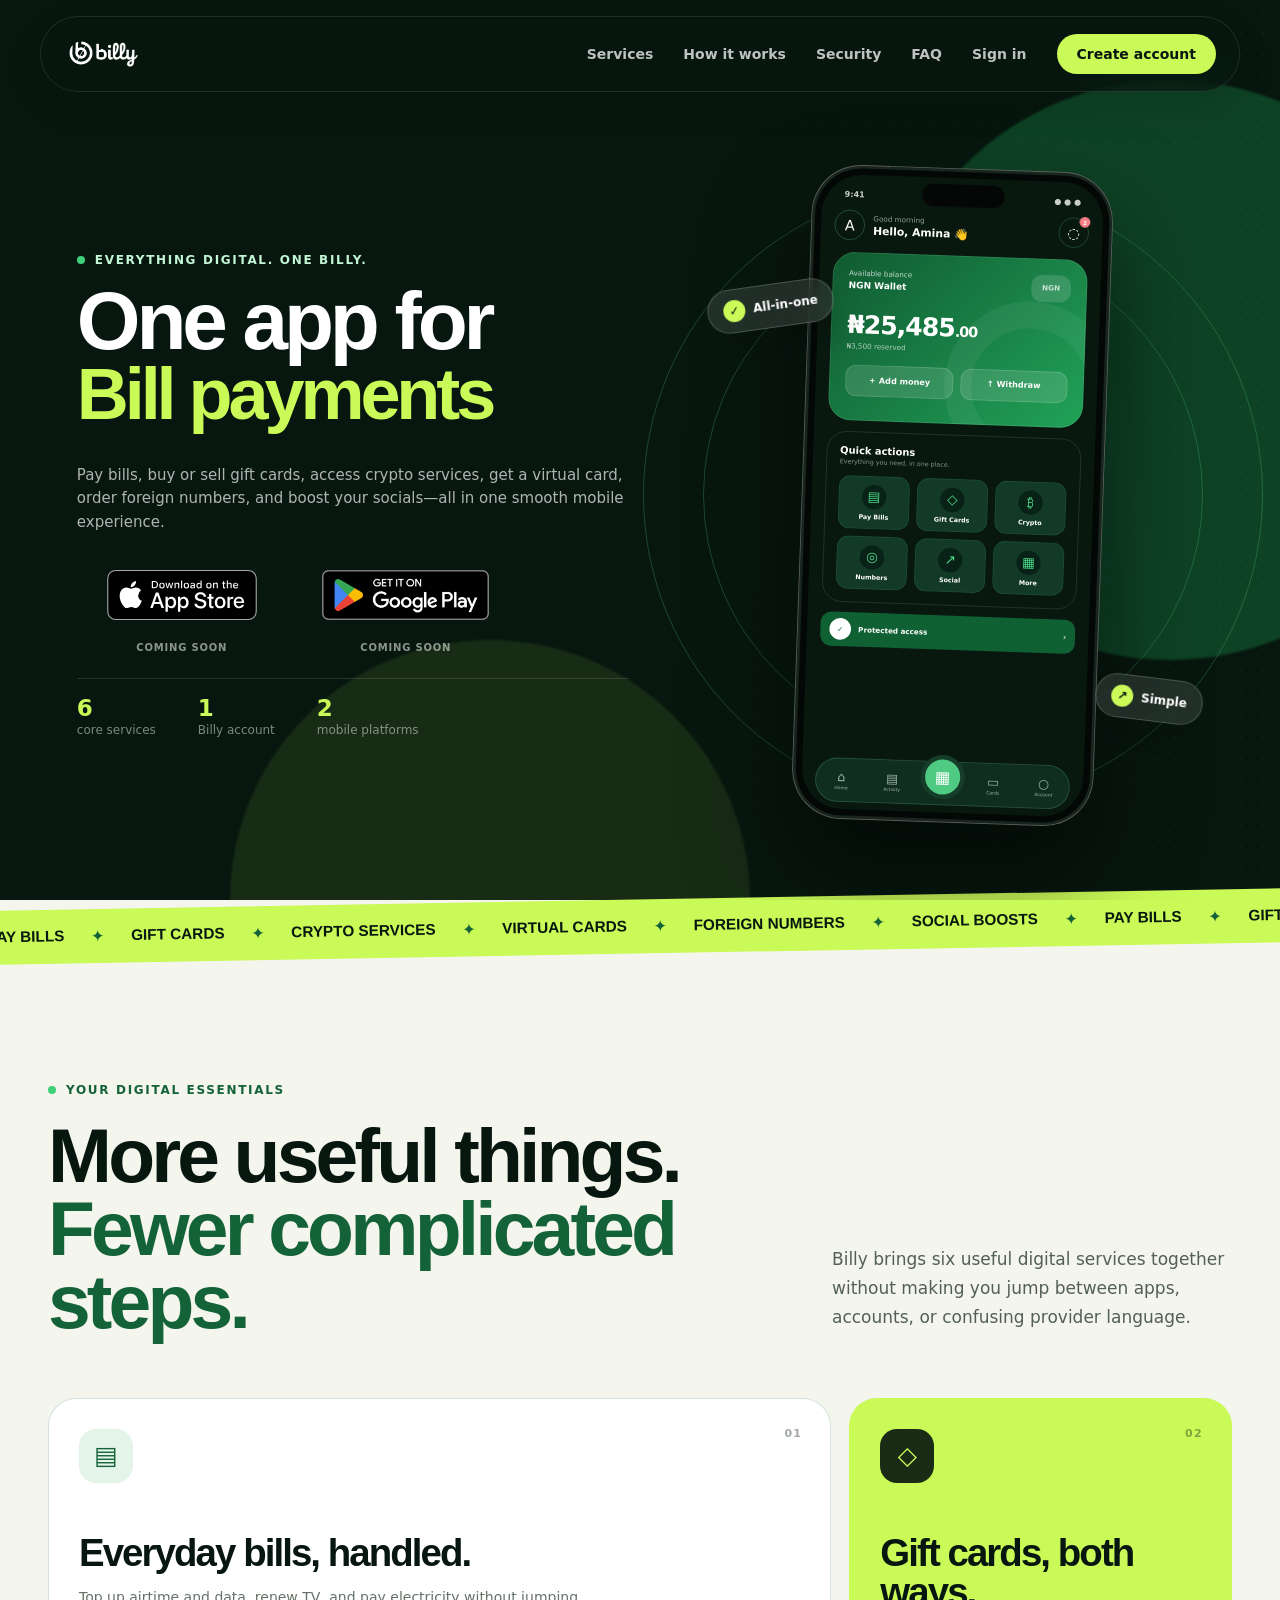
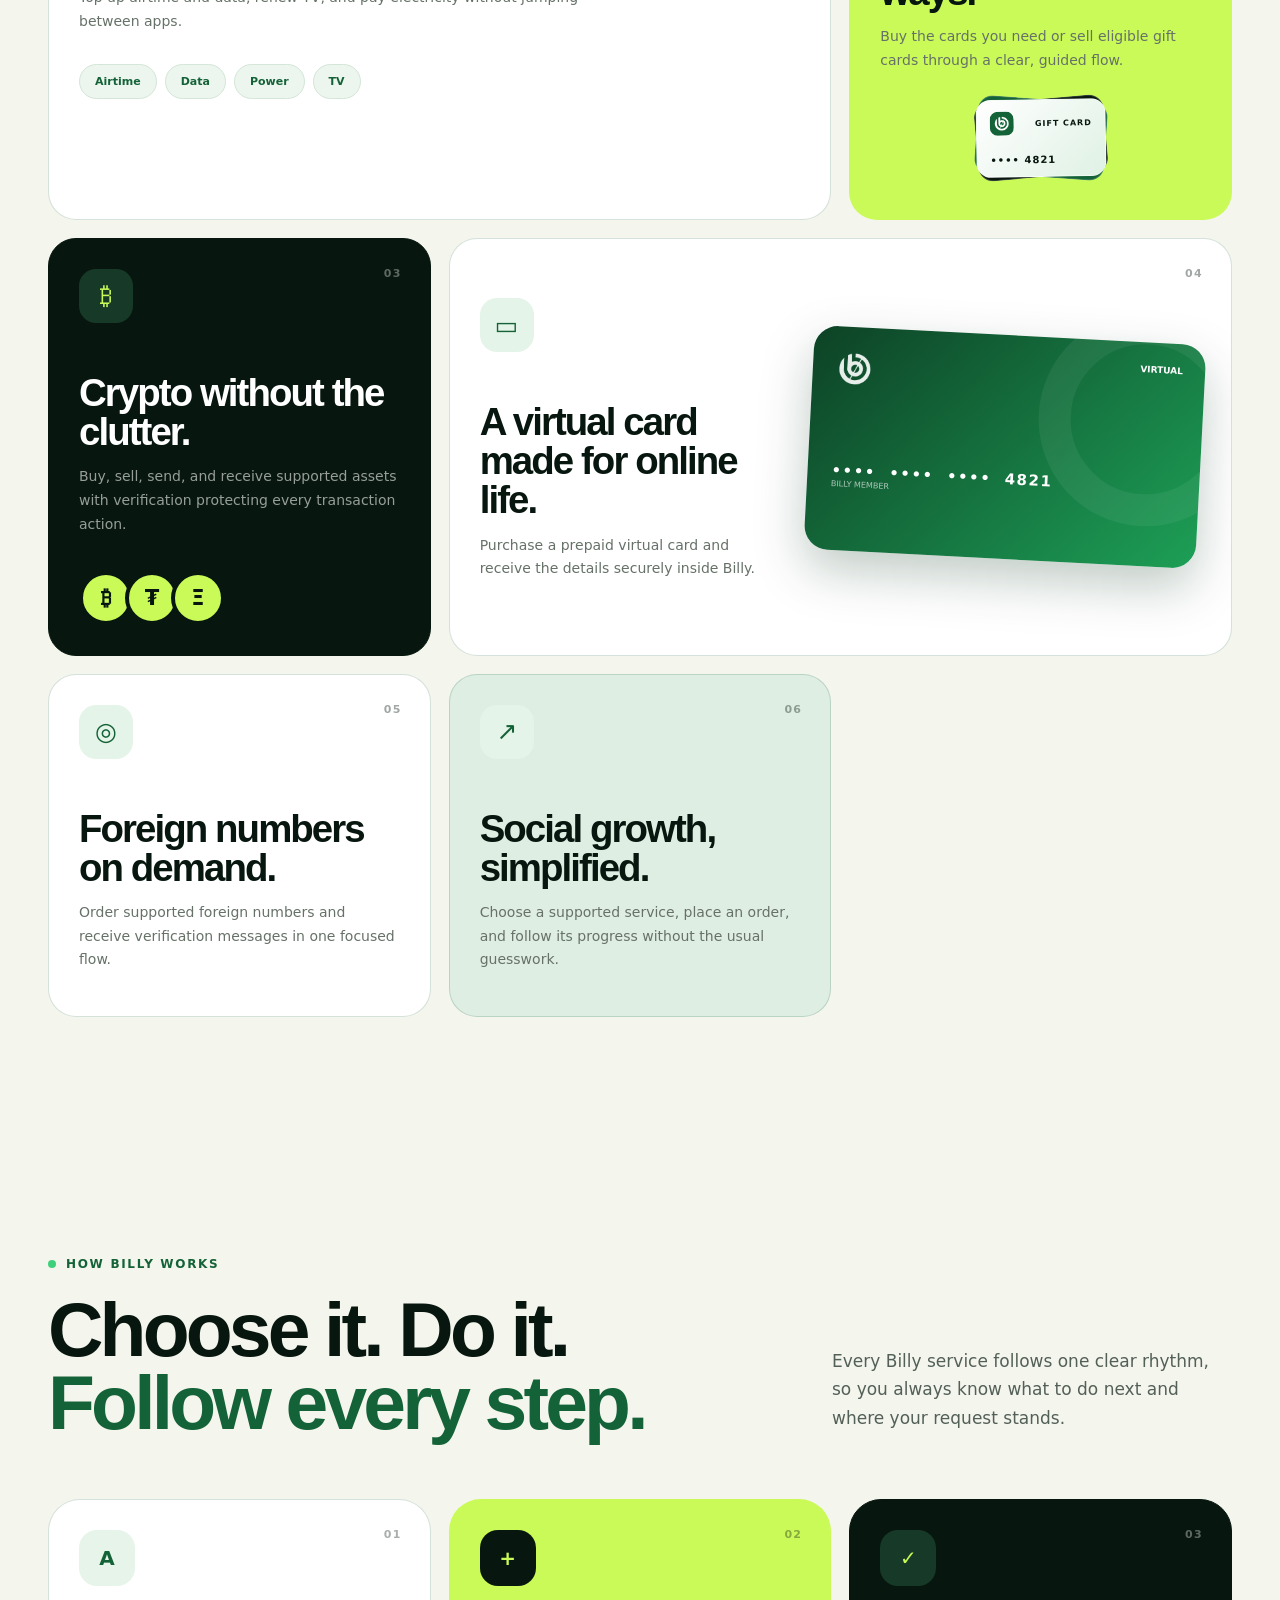
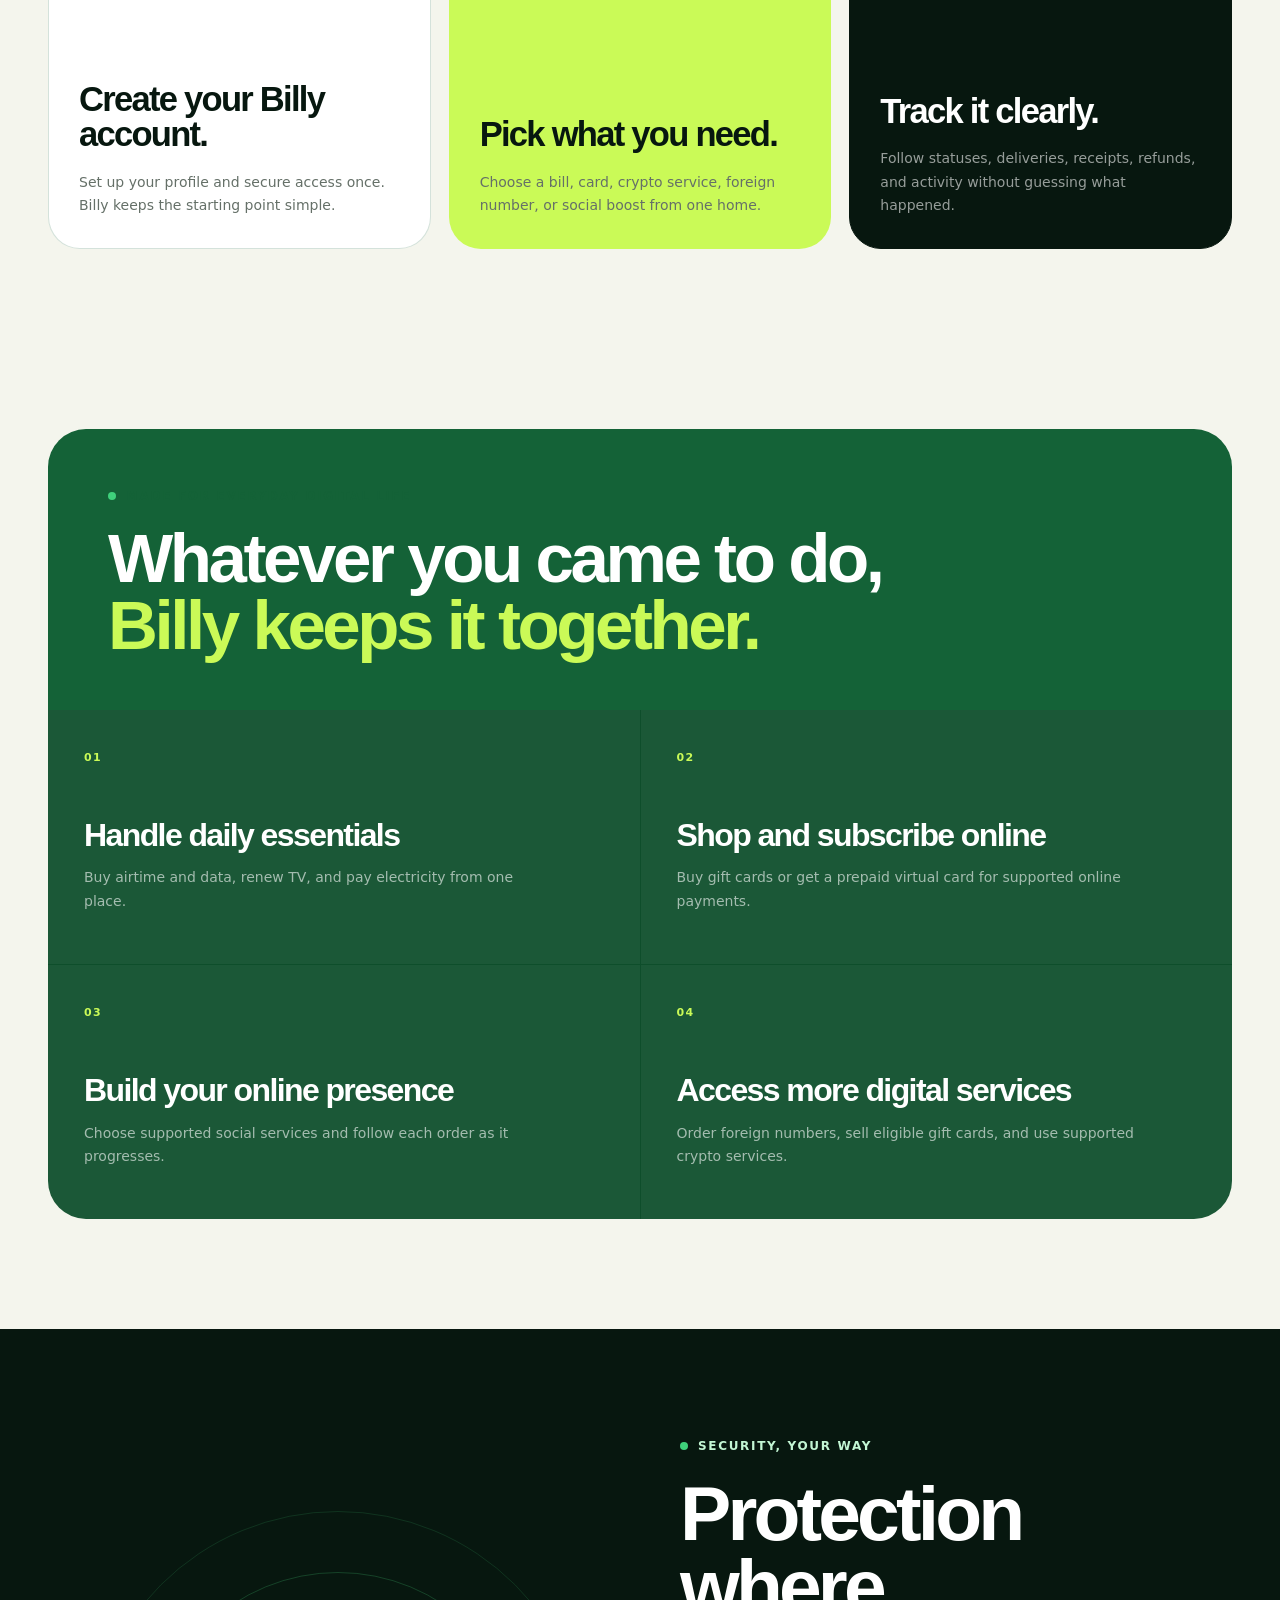
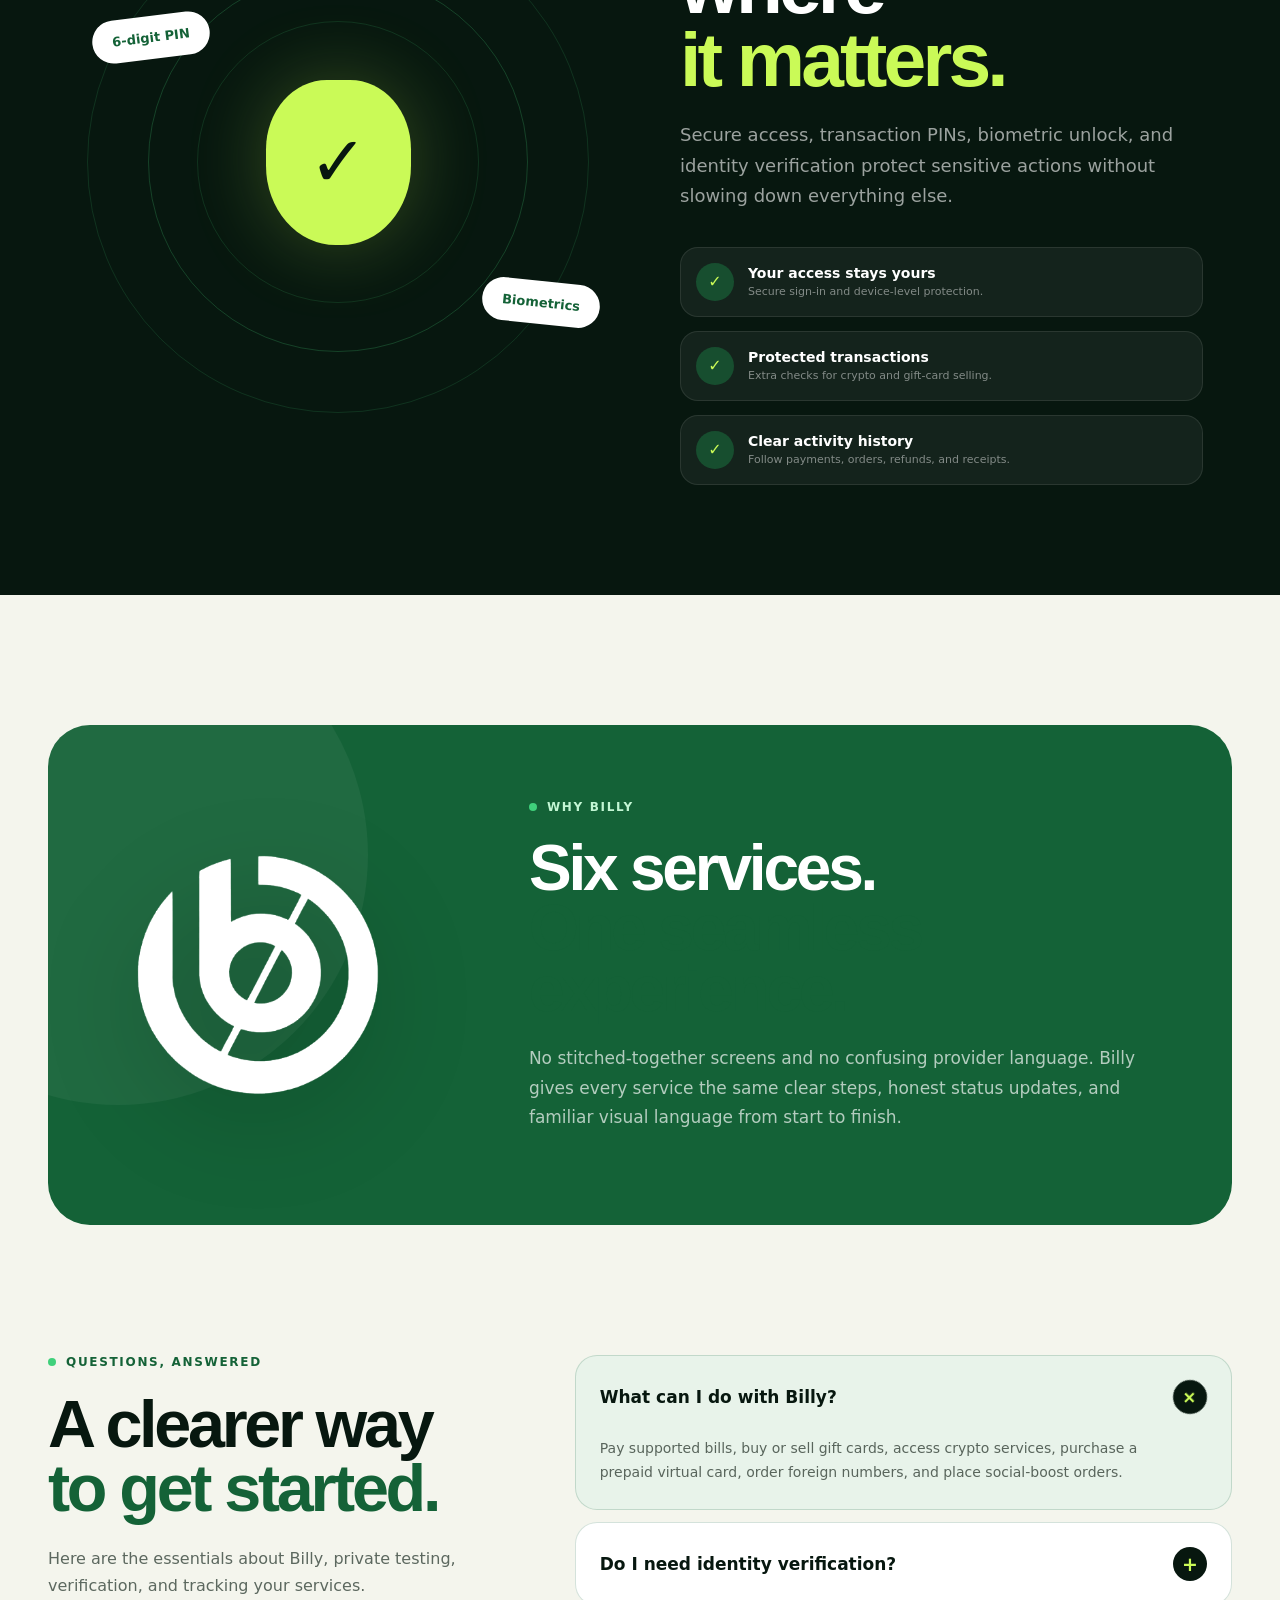
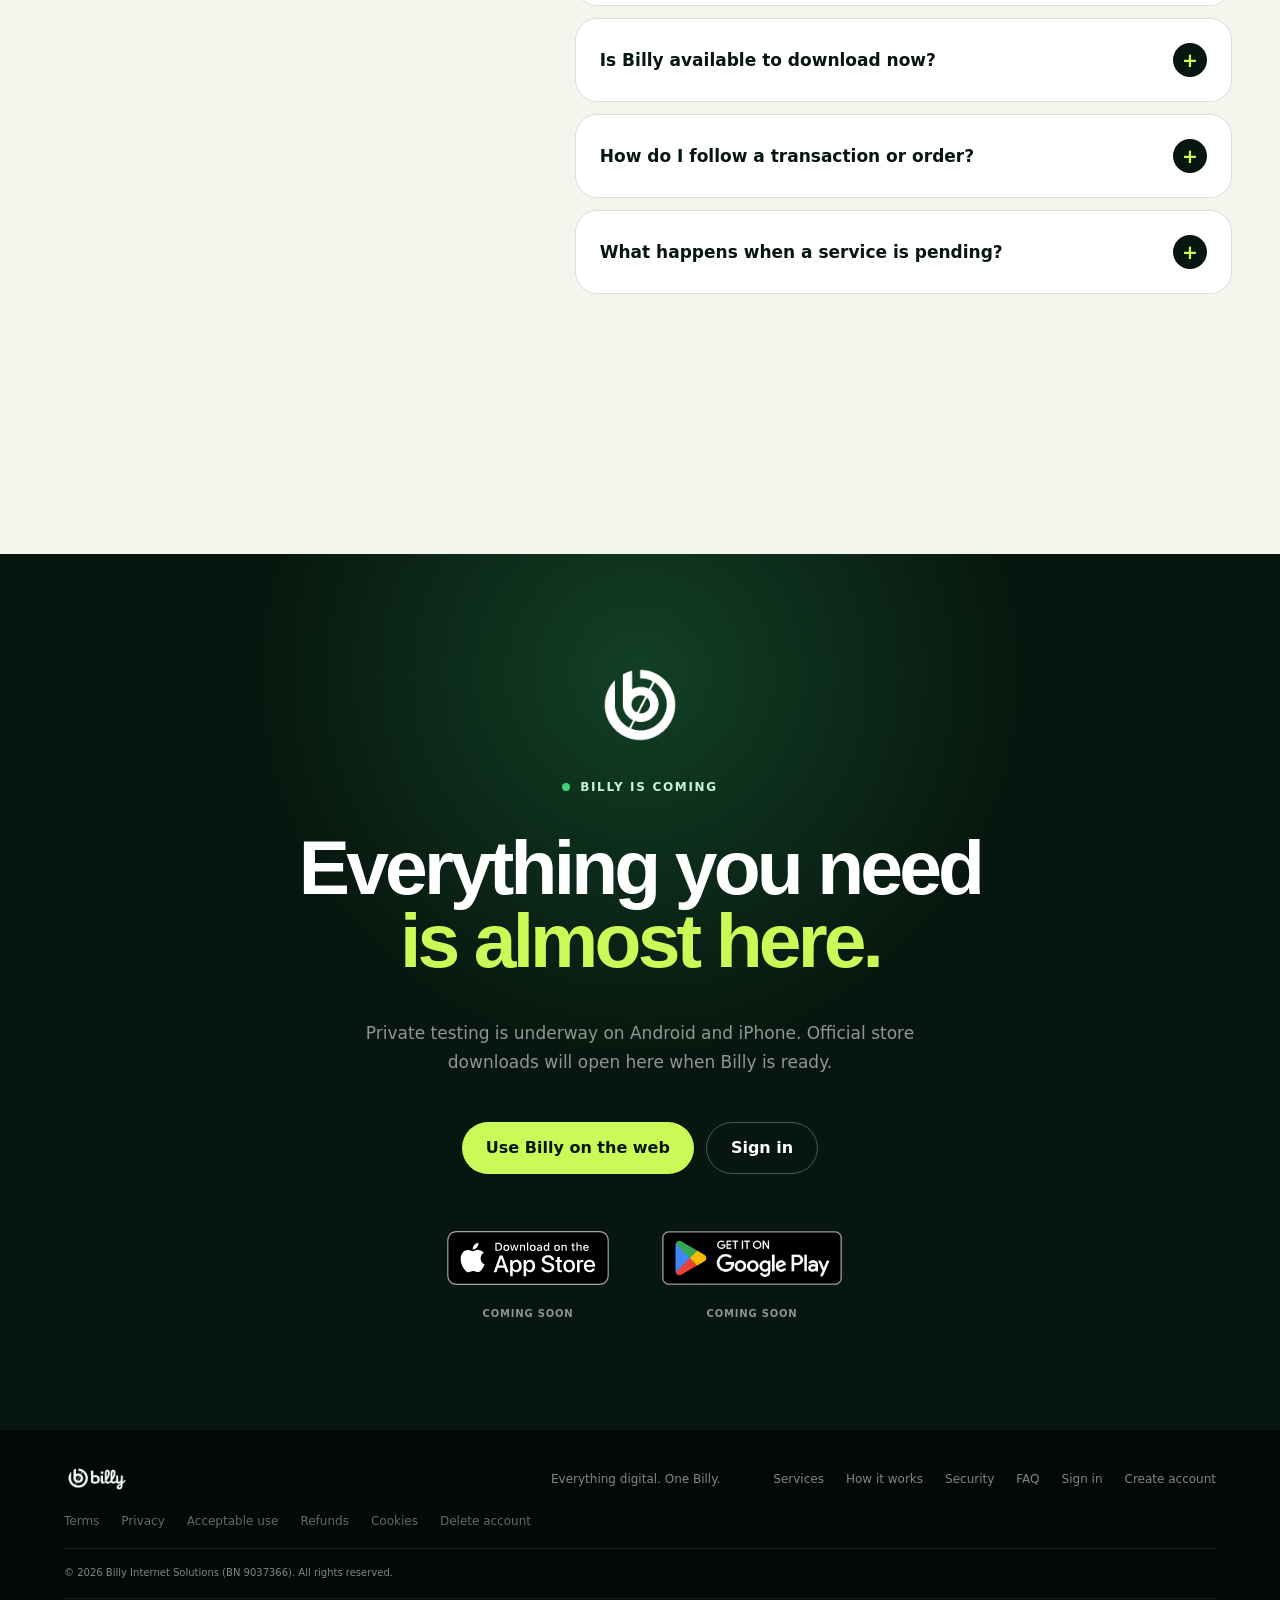
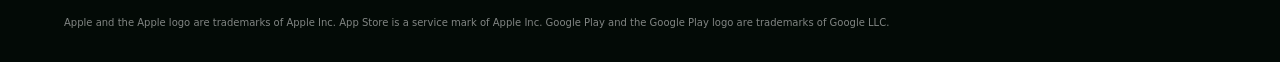
<file: index.html>
<!doctype html>
<html lang="en">
  <head>
    <meta charset="UTF-8" />
    <meta name="viewport" content="width=device-width, initial-scale=1.0" />
    <meta name="theme-color" content="#07170f" />
    <meta name="cryptomus" content="6fbb4641" />
    <meta
      name="description"
      content="Billy brings bill payments, gift cards, crypto services, virtual cards, foreign numbers, and social boosting into one smooth mobile experience."
    />
    <meta property="og:title" content="Billy — Everything digital. One app." />
    <meta
      property="og:description"
      content="One smooth mobile app for bills, gift cards, crypto services, virtual cards, foreign numbers, and social boosting."
    />
    <meta property="og:type" content="website" />
    <meta property="og:image" content="/assets/og-v2.png" />
    <meta name="twitter:card" content="summary_large_image" />
    <meta name="twitter:title" content="Billy — Everything digital. One app." />
    <meta name="twitter:description" content="Bills, gift cards, crypto services, virtual cards, foreign numbers, and social boosting—together in Billy." />
    <meta name="twitter:image" content="/assets/og-v2.png" />
    <link rel="icon" href="/assets/favicon.png" />
    <link rel="preload" href="/assets/billy-wordmark.png" as="image" />
    <link rel="stylesheet" href="/styles.css" />
    <title>Billy — Everything digital. One app.</title>
  </head>
  <body>
    <a class="skip-link" href="#main">Skip to content</a>

    <header class="site-header" data-header>
      <a class="brand" href="#top" aria-label="Billy home">
        <img src="/assets/billy-wordmark.png" alt="Billy" />
      </a>
      <a class="header-auth" href="https://app.billyapp.org/sign-up">Sign up</a>
      <button class="menu-button" type="button" aria-label="Open menu" aria-expanded="false" data-menu-button>
        <span></span><span></span>
      </button>
      <nav class="site-nav" aria-label="Main navigation" data-menu>
        <a href="#features">Services</a>
        <a href="#how-it-works">How it works</a>
        <a href="#security">Security</a>
        <a href="#faq">FAQ</a>
        <a href="https://app.billyapp.org/sign-in">Sign in</a>
        <a class="nav-cta" href="https://app.billyapp.org/sign-up">Create account</a>
      </nav>
    </header>

    <main id="main">
      <section class="hero" id="top">
        <div class="hero-glow hero-glow-one" aria-hidden="true"></div>
        <div class="hero-glow hero-glow-two" aria-hidden="true"></div>
        <div class="hero-copy" data-reveal>
          <div class="eyebrow"><span></span> Everything digital. One Billy.</div>
          <h1 class="rotating-headline">
            <span class="headline-fixed">One app for</span>
            <span class="service-rotator" aria-hidden="true" data-service-rotator>
              <span class="service-word is-active">Bill payments</span>
              <span class="service-word">Gift cards</span>
              <span class="service-word">Crypto services</span>
              <span class="service-word">Virtual cards</span>
              <span class="service-word">Foreign numbers</span>
              <span class="service-word">Social boosting</span>
            </span>
            <span class="sr-only">bill payments, gift cards, crypto services, virtual cards, foreign numbers, and social boosting.</span>
          </h1>
          <p class="hero-lede">
            Pay bills, buy or sell gift cards, access crypto services, get a virtual card, order
            foreign numbers, and boost your socials&mdash;all in one smooth mobile experience.
          </p>
          <div class="store-actions" id="download">
            <div class="store-option">
              <button class="store-badge-button" type="button" data-store="apple" aria-label="App Store download coming soon">
                <img class="store-badge store-badge-apple" src="/assets/store-badges/app-store.svg" alt="Download on the App Store" />
              </button>
              <span class="store-status">Coming soon</span>
            </div>
            <div class="store-option">
              <button class="store-badge-button" type="button" data-store="google" aria-label="Google Play download coming soon">
                <img class="store-badge store-badge-google" src="/assets/store-badges/google-play.png" alt="Get it on Google Play" />
              </button>
              <span class="store-status">Coming soon</span>
            </div>
          </div>
          <div class="hero-proof" aria-label="Billy product highlights">
            <div><strong>6</strong><span>core services</span></div>
            <div><strong>1</strong><span>Billy account</span></div>
            <div><strong>2</strong><span>mobile platforms</span></div>
          </div>
        </div>

        <div class="phone-stage" aria-label="Preview of the Billy mobile app" data-reveal>
          <div class="orbit orbit-one" aria-hidden="true"></div>
          <div class="orbit orbit-two" aria-hidden="true"></div>
          <div class="floating-chip chip-one"><span>✓</span> All-in-one</div>
          <div class="floating-chip chip-two"><span>↗</span> Simple</div>
          <div class="phone-shell">
            <div class="phone-speaker" aria-hidden="true"></div>
            <div class="phone-screen">
              <div class="app-topline"><span>9:41</span><span>● ● ●</span></div>
              <div class="app-greeting">
                <div class="avatar">A</div>
                <div><small>Good morning</small><strong>Hello, Amina 👋</strong></div>
                <div class="bell">◌<b>2</b></div>
              </div>
              <div class="wallet-card">
                <div class="wallet-top"><span>Available balance<br /><strong>NGN Wallet</strong></span><b>NGN</b></div>
                <div class="wallet-balance">₦25,485<small>.00</small></div>
                <div class="wallet-reserved">₦3,500 reserved</div>
                <div class="wallet-actions"><span>＋ Add money</span><span>↑ Withdraw</span></div>
              </div>
              <div class="quick-panel">
                <div class="panel-title"><strong>Quick actions</strong><small>Everything you need, in one place.</small></div>
                <div class="quick-grid">
                  <div><i>▤</i><span>Pay Bills</span></div>
                  <div><i>◇</i><span>Gift Cards</span></div>
                  <div><i>₿</i><span>Crypto</span></div>
                  <div><i>◎</i><span>Numbers</span></div>
                  <div><i>↗</i><span>Social</span></div>
                  <div><i>▦</i><span>More</span></div>
                </div>
              </div>
              <div class="mini-security"><span>✓</span><strong>Protected access</strong><b>›</b></div>
              <div class="app-tabs"><span>⌂<small>Home</small></span><span>▤<small>Activity</small></span><span class="tab-main">▦</span><span>▭<small>Cards</small></span><span>○<small>Account</small></span></div>
            </div>
          </div>
        </div>
      </section>

      <section class="marquee" aria-label="Billy services">
        <div class="marquee-track">
          <span>Pay bills</span><i>✦</i><span>Gift cards</span><i>✦</i><span>Crypto services</span><i>✦</i>
          <span>Virtual cards</span><i>✦</i><span>Foreign numbers</span><i>✦</i><span>Social boosts</span><i>✦</i>
          <span>Pay bills</span><i>✦</i><span>Gift cards</span><i>✦</i><span>Crypto services</span><i>✦</i>
        </div>
      </section>

      <section class="section features-section" id="features">
        <div class="section-heading" data-reveal>
          <div class="eyebrow dark"><span></span> Your digital essentials</div>
          <h2>More useful things.<br /><em>Fewer complicated steps.</em></h2>
          <p>Billy brings six useful digital services together without making you jump between apps, accounts, or confusing provider language.</p>
        </div>
        <div class="feature-grid">
          <article class="feature-card feature-card-large" data-reveal>
            <div class="feature-icon">▤</div><span class="feature-number">01</span>
            <h3>Everyday bills, handled.</h3>
            <p>Top up airtime and data, renew TV, and pay electricity without jumping between apps.</p>
            <div class="bill-pills"><span>Airtime</span><span>Data</span><span>Power</span><span>TV</span></div>
          </article>
          <article class="feature-card feature-card-lime" data-reveal>
            <div class="feature-icon dark-icon">◇</div><span class="feature-number">02</span>
            <h3>Gift cards, both ways.</h3>
            <p>Buy the cards you need or sell eligible gift cards through a clear, guided flow.</p>
            <div class="stacked-cards" aria-hidden="true">
              <span></span><span></span>
              <span class="gift-card-face">
                <img src="/assets/billy-mark.png" alt="" />
                <small>GIFT CARD</small>
                <strong>•••• 4821</strong>
              </span>
            </div>
          </article>
          <article class="feature-card feature-card-dark" data-reveal>
            <div class="feature-icon">₿</div><span class="feature-number">03</span>
            <h3>Crypto without the clutter.</h3>
            <p>Buy, sell, send, and receive supported assets with verification protecting every transaction action.</p>
            <div class="coin-row"><span>₿</span><span>₮</span><span>Ξ</span></div>
          </article>
          <article class="feature-card feature-card-wide" data-reveal>
            <div class="wide-copy">
              <div class="feature-icon">▭</div><span class="feature-number">04</span>
              <h3>A virtual card made for online life.</h3>
              <p>Purchase a prepaid virtual card and receive the details securely inside Billy.</p>
            </div>
            <div class="virtual-card">
              <img src="/assets/billy-mark.png" alt="" /><span>VIRTUAL</span>
              <strong>••••&nbsp; ••••&nbsp; ••••&nbsp; 4821</strong><small>BILLY MEMBER</small>
            </div>
          </article>
          <article class="feature-card" data-reveal>
            <div class="feature-icon">◎</div><span class="feature-number">05</span>
            <h3>Foreign numbers on demand.</h3>
            <p>Order supported foreign numbers and receive verification messages in one focused flow.</p>
          </article>
          <article class="feature-card feature-card-soft" data-reveal>
            <div class="feature-icon">↗</div><span class="feature-number">06</span>
            <h3>Social growth, simplified.</h3>
            <p>Choose a supported service, place an order, and follow its progress without the usual guesswork.</p>
          </article>
        </div>
      </section>

      <section class="section journey-section" id="how-it-works">
        <div class="section-heading" data-reveal>
          <div class="eyebrow dark"><span></span> How Billy works</div>
          <h2>Choose it. Do it.<br /><em>Follow every step.</em></h2>
          <p>Every Billy service follows one clear rhythm, so you always know what to do next and where your request stands.</p>
        </div>
        <div class="journey-grid">
          <article class="journey-card" data-reveal>
            <span class="journey-number">01</span>
            <div class="journey-icon" aria-hidden="true">A</div>
            <h3>Create your Billy account.</h3>
            <p>Set up your profile and secure access once. Billy keeps the starting point simple.</p>
          </article>
          <article class="journey-card journey-card-lime" data-reveal>
            <span class="journey-number">02</span>
            <div class="journey-icon" aria-hidden="true">+</div>
            <h3>Pick what you need.</h3>
            <p>Choose a bill, card, crypto service, foreign number, or social boost from one home.</p>
          </article>
          <article class="journey-card journey-card-dark" data-reveal>
            <span class="journey-number">03</span>
            <div class="journey-icon" aria-hidden="true">✓</div>
            <h3>Track it clearly.</h3>
            <p>Follow statuses, deliveries, receipts, refunds, and activity without guessing what happened.</p>
          </article>
        </div>
      </section>

      <section class="section use-cases-section" aria-labelledby="use-cases-title">
        <div class="use-cases-heading" data-reveal>
          <div class="eyebrow dark"><span></span> Made for everyday digital life</div>
          <h2 id="use-cases-title">Whatever you came to do,<br /><em>Billy keeps it together.</em></h2>
        </div>
        <div class="use-case-grid">
          <article data-reveal><span>01</span><h3>Handle daily essentials</h3><p>Buy airtime and data, renew TV, and pay electricity from one place.</p></article>
          <article data-reveal><span>02</span><h3>Shop and subscribe online</h3><p>Buy gift cards or get a prepaid virtual card for supported online payments.</p></article>
          <article data-reveal><span>03</span><h3>Build your online presence</h3><p>Choose supported social services and follow each order as it progresses.</p></article>
          <article data-reveal><span>04</span><h3>Access more digital services</h3><p>Order foreign numbers, sell eligible gift cards, and use supported crypto services.</p></article>
        </div>
      </section>

      <section class="security-section" id="security">
        <div class="security-visual" data-reveal>
          <div class="shield-rings"><div class="shield-core">✓</div></div>
          <div class="security-chip security-chip-one">6-digit PIN</div>
          <div class="security-chip security-chip-two">Biometrics</div>
        </div>
        <div class="security-copy" data-reveal>
          <div class="eyebrow"><span></span> Security, your way</div>
          <h2>Protection where<br /><em>it matters.</em></h2>
          <p>Secure access, transaction PINs, biometric unlock, and identity verification protect sensitive actions without slowing down everything else.</p>
          <ul>
            <li><span>✓</span><div><strong>Your access stays yours</strong><small>Secure sign-in and device-level protection.</small></div></li>
            <li><span>✓</span><div><strong>Protected transactions</strong><small>Extra checks for crypto and gift-card selling.</small></div></li>
            <li><span>✓</span><div><strong>Clear activity history</strong><small>Follow payments, orders, refunds, and receipts.</small></div></li>
          </ul>
        </div>
      </section>

      <section class="section why-section" id="about">
        <div class="why-card" data-reveal>
          <img src="/assets/billy-mark.png" alt="" />
          <div>
            <div class="eyebrow"><span></span> Why Billy</div>
            <h2>Six services.<br /><em>One seamless experience.</em></h2>
            <p>No stitched-together screens and no confusing provider language. Billy gives every service the same clear steps, honest status updates, and familiar visual language from start to finish.</p>
          </div>
        </div>
      </section>

      <section class="section faq-section" id="faq" aria-labelledby="faq-title">
        <div class="faq-intro" data-reveal>
          <div class="eyebrow dark"><span></span> Questions, answered</div>
          <h2 id="faq-title">A clearer way<br /><em>to get started.</em></h2>
          <p>Here are the essentials about Billy, private testing, verification, and tracking your services.</p>
        </div>
        <div class="faq-list" data-reveal>
          <details open>
            <summary>What can I do with Billy?<span aria-hidden="true">+</span></summary>
            <p>Pay supported bills, buy or sell gift cards, access crypto services, purchase a prepaid virtual card, order foreign numbers, and place social-boost orders.</p>
          </details>
          <details>
            <summary>Do I need identity verification?<span aria-hidden="true">+</span></summary>
            <p>Verification is required for protected actions such as crypto transactions and selling gift cards. Billy will tell you clearly when verification is needed.</p>
          </details>
          <details>
            <summary>Is Billy available to download now?<span aria-hidden="true">+</span></summary>
            <p>Billy is currently in private testing on Android and iPhone. The official store links on this page will become active when the public release is ready.</p>
          </details>
          <details>
            <summary>How do I follow a transaction or order?<span aria-hidden="true">+</span></summary>
            <p>Your Billy activity shows payments, orders, deliveries, refunds, and receipts with clear status updates.</p>
          </details>
          <details>
            <summary>What happens when a service is pending?<span aria-hidden="true">+</span></summary>
            <p>Billy keeps the request visible while its final status is confirmed. You can follow updates from your activity instead of starting the same request again.</p>
          </details>
        </div>
      </section>

      <section class="download-section" aria-labelledby="download-title">
        <div class="download-orb" aria-hidden="true"></div>
        <img src="/assets/billy-mark.png" alt="" />
        <p class="eyebrow centered"><span></span> Billy is coming</p>
        <h2 id="download-title">Everything you need<br /><em>is almost here.</em></h2>
        <p>Private testing is underway on Android and iPhone. Official store downloads will open here when Billy is ready.</p>
        <div class="web-actions">
          <a class="web-primary" href="https://app.billyapp.org/sign-up">Use Billy on the web</a>
          <a class="web-secondary" href="https://app.billyapp.org/sign-in">Sign in</a>
        </div>
        <div class="store-actions centered-actions">
          <div class="store-option">
            <button class="store-badge-button" type="button" data-store="apple" aria-label="App Store download coming soon"><img class="store-badge store-badge-apple" src="/assets/store-badges/app-store.svg" alt="Download on the App Store" /></button>
            <span class="store-status">Coming soon</span>
          </div>
          <div class="store-option">
            <button class="store-badge-button" type="button" data-store="google" aria-label="Google Play download coming soon"><img class="store-badge store-badge-google" src="/assets/store-badges/google-play.png" alt="Get it on Google Play" /></button>
            <span class="store-status">Coming soon</span>
          </div>
        </div>
      </section>
    </main>

    <footer>
      <a class="brand footer-brand" href="#top" aria-label="Billy home"><img src="/assets/billy-wordmark.png" alt="Billy" /></a>
      <p>Everything digital. One Billy.</p>
      <div><a href="#features">Services</a><a href="#how-it-works">How it works</a><a href="#security">Security</a><a href="#faq">FAQ</a><a href="https://app.billyapp.org/sign-in">Sign in</a><a href="https://app.billyapp.org/sign-up">Create account</a></div>
      <div class="footer-legal"><a href="/terms">Terms</a><a href="/privacy">Privacy</a><a href="/acceptable-use">Acceptable use</a><a href="/refunds">Refunds</a><a href="/cookies">Cookies</a><a href="/account-deletion">Delete account</a></div>
      <small>&copy; <span data-year></span> Billy Internet Solutions (BN 9037366). All rights reserved.</small>
      <small class="store-legal">Apple and the Apple logo are trademarks of Apple Inc. App Store is a service mark of Apple Inc. Google Play and the Google Play logo are trademarks of Google LLC.</small>
    </footer>

    <div class="toast" role="status" aria-live="polite" data-toast>
      <img src="/assets/billy-mark.png" alt="" />
      <div><strong>Almost there.</strong><span>Billy is in private testing. Store downloads are coming soon.</span></div>
      <button type="button" aria-label="Close notification" data-toast-close>×</button>
    </div>

    <script src="/script.js" defer></script>
  </body>
</html>
</file>
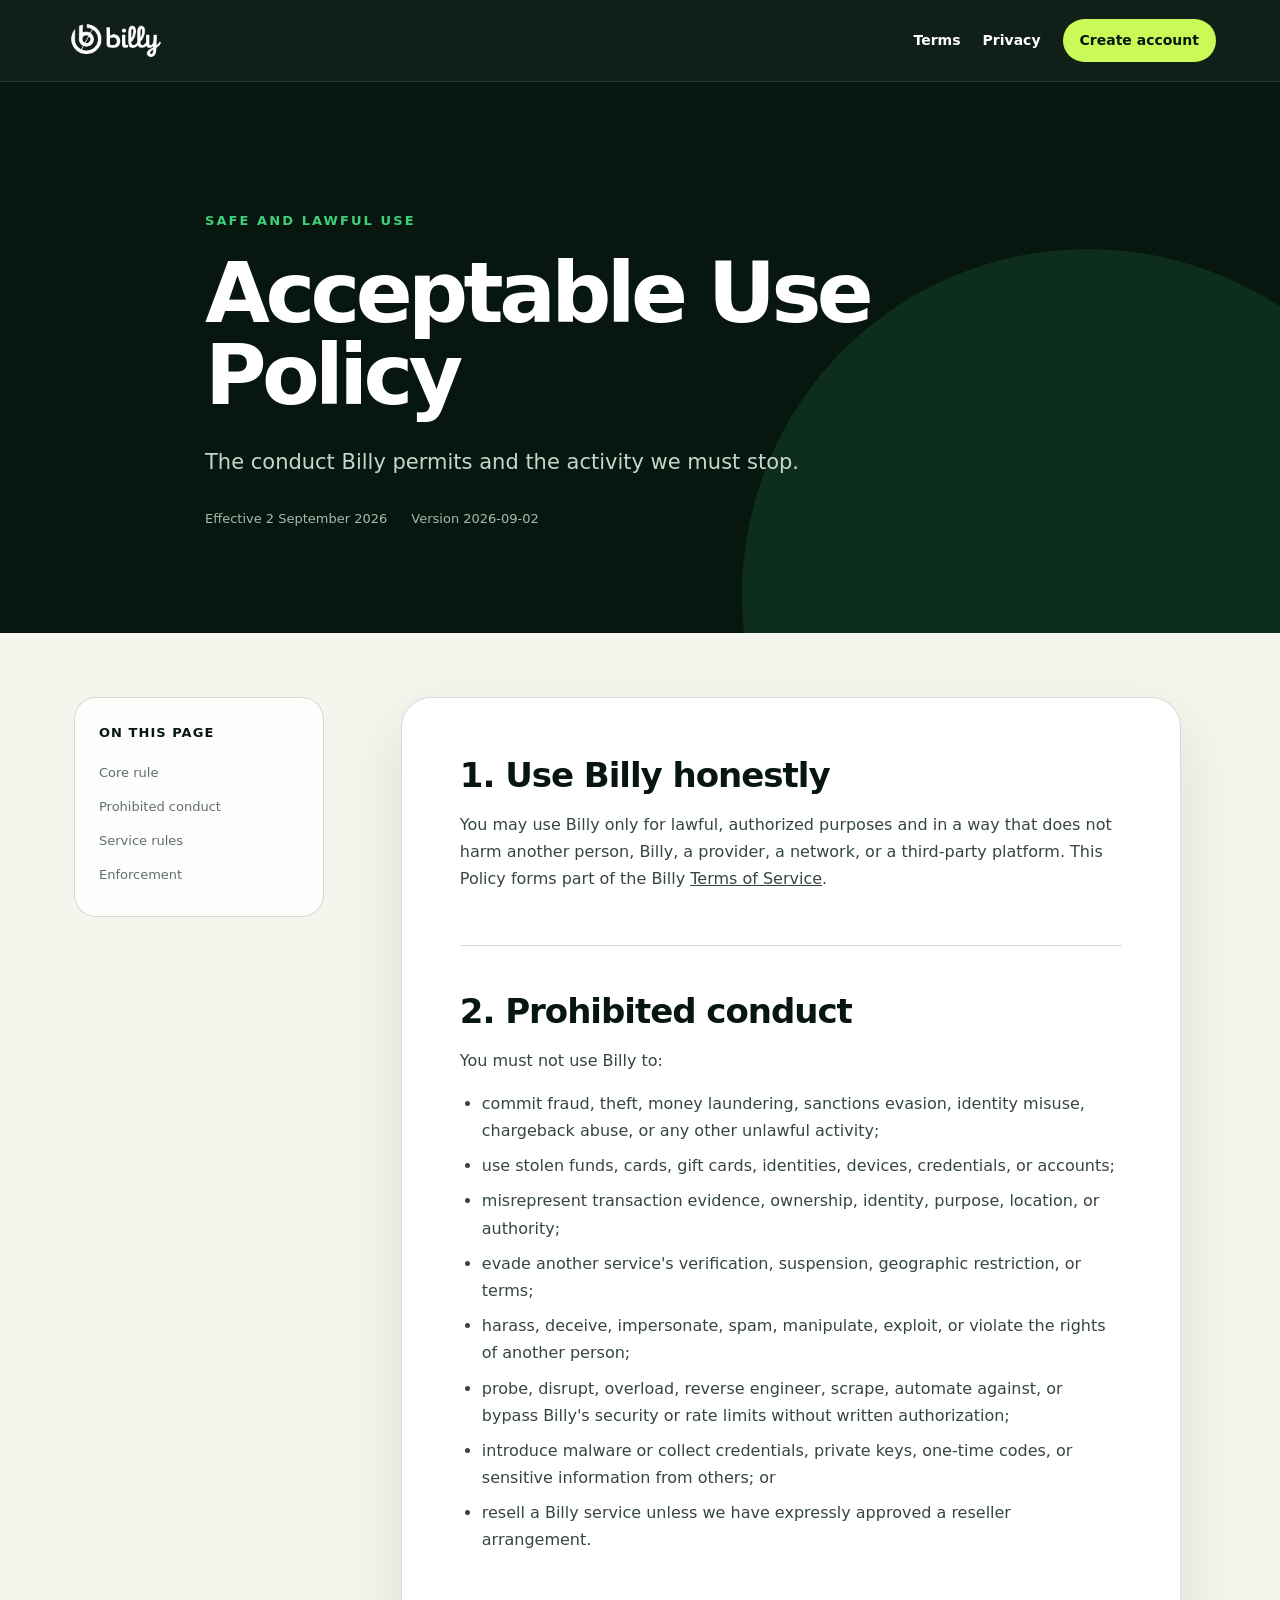
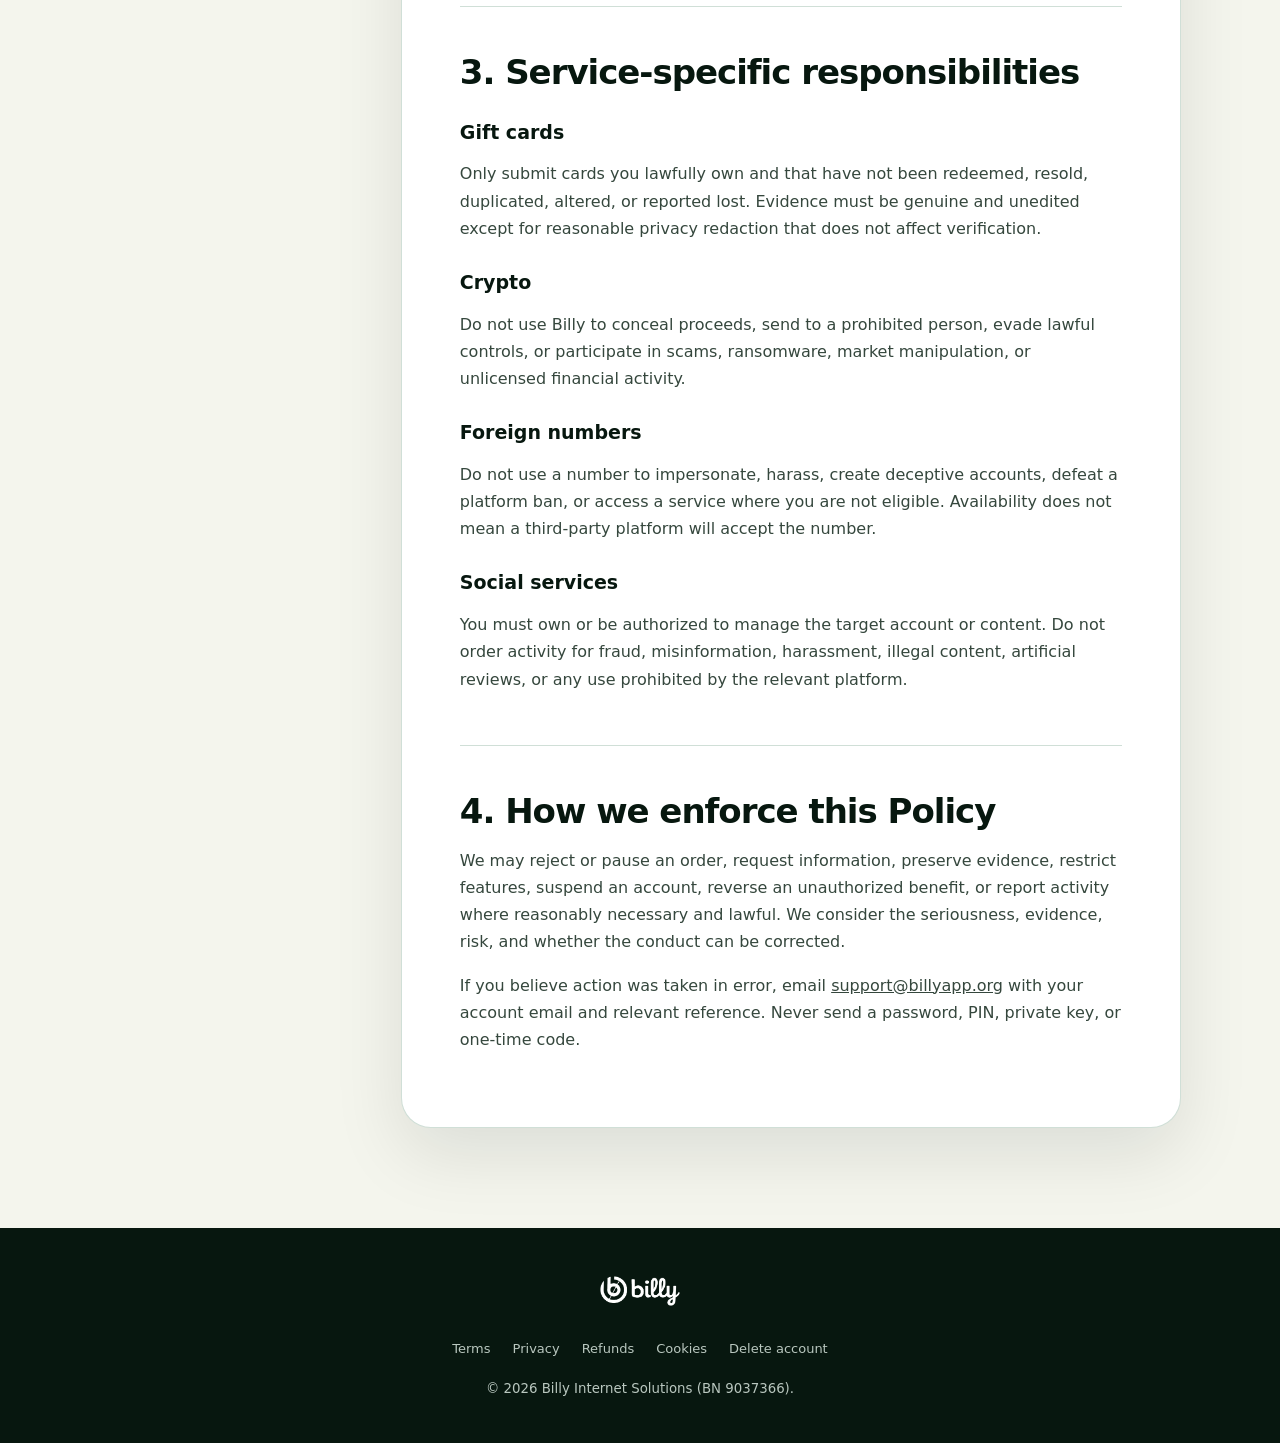
<file: acceptable-use.html>
<!doctype html><html lang="en"><head><meta charset="UTF-8"><meta name="viewport" content="width=device-width,initial-scale=1"><meta name="description" content="Rules for safe and lawful use of Billy services."><link rel="canonical" href="https://billyapp.org/acceptable-use"><link rel="icon" href="/assets/favicon.png"><link rel="stylesheet" href="/legal.css"><title>Acceptable Use Policy | Billy</title></head>
<body><a class="skip-link" href="#content">Skip to content</a><header class="legal-header"><a class="legal-brand" href="/"><img src="/assets/billy-wordmark.png" alt="Billy"></a><nav class="legal-nav"><a href="/terms">Terms</a><a href="/privacy">Privacy</a><a class="legal-cta" href="https://app.billyapp.org/sign-up">Create account</a></nav></header>
<main><section class="legal-hero"><div class="legal-hero-inner"><p class="legal-kicker">Safe and lawful use</p><h1>Acceptable Use Policy</h1><p class="legal-summary">The conduct Billy permits and the activity we must stop.</p><div class="legal-meta"><span>Effective 2 September 2026</span><span>Version 2026-09-02</span></div></div></section><div class="legal-shell"><aside class="legal-toc"><strong>On this page</strong><a href="#principle">Core rule</a><a href="#prohibited">Prohibited conduct</a><a href="#services">Service rules</a><a href="#enforcement">Enforcement</a></aside><article class="legal-content" id="content">
<section id="principle"><h2>1. Use Billy honestly</h2><p>You may use Billy only for lawful, authorized purposes and in a way that does not harm another person, Billy, a provider, a network, or a third-party platform. This Policy forms part of the Billy <a href="/terms">Terms of Service</a>.</p></section>
<section id="prohibited"><h2>2. Prohibited conduct</h2><p>You must not use Billy to:</p><ul><li>commit fraud, theft, money laundering, sanctions evasion, identity misuse, chargeback abuse, or any other unlawful activity;</li><li>use stolen funds, cards, gift cards, identities, devices, credentials, or accounts;</li><li>misrepresent transaction evidence, ownership, identity, purpose, location, or authority;</li><li>evade another service's verification, suspension, geographic restriction, or terms;</li><li>harass, deceive, impersonate, spam, manipulate, exploit, or violate the rights of another person;</li><li>probe, disrupt, overload, reverse engineer, scrape, automate against, or bypass Billy's security or rate limits without written authorization;</li><li>introduce malware or collect credentials, private keys, one-time codes, or sensitive information from others; or</li><li>resell a Billy service unless we have expressly approved a reseller arrangement.</li></ul></section>
<section id="services"><h2>3. Service-specific responsibilities</h2><h3>Gift cards</h3><p>Only submit cards you lawfully own and that have not been redeemed, resold, duplicated, altered, or reported lost. Evidence must be genuine and unedited except for reasonable privacy redaction that does not affect verification.</p><h3>Crypto</h3><p>Do not use Billy to conceal proceeds, send to a prohibited person, evade lawful controls, or participate in scams, ransomware, market manipulation, or unlicensed financial activity.</p><h3>Foreign numbers</h3><p>Do not use a number to impersonate, harass, create deceptive accounts, defeat a platform ban, or access a service where you are not eligible. Availability does not mean a third-party platform will accept the number.</p><h3>Social services</h3><p>You must own or be authorized to manage the target account or content. Do not order activity for fraud, misinformation, harassment, illegal content, artificial reviews, or any use prohibited by the relevant platform.</p></section>
<section id="enforcement"><h2>4. How we enforce this Policy</h2><p>We may reject or pause an order, request information, preserve evidence, restrict features, suspend an account, reverse an unauthorized benefit, or report activity where reasonably necessary and lawful. We consider the seriousness, evidence, risk, and whether the conduct can be corrected.</p><p>If you believe action was taken in error, email <a href="mailto:support@billyapp.org?subject=Billy%20account%20review">support@billyapp.org</a> with your account email and relevant reference. Never send a password, PIN, private key, or one-time code.</p></section>
</article></div></main><footer class="legal-footer"><a href="/"><img src="/assets/billy-wordmark.png" alt="Billy"></a><div class="legal-footer-links"><a href="/terms">Terms</a><a href="/privacy">Privacy</a><a href="/refunds">Refunds</a><a href="/cookies">Cookies</a><a href="/account-deletion">Delete account</a></div><small>&copy; <span data-year></span> Billy Internet Solutions (BN 9037366).</small></footer><script src="/legal.js" defer></script></body></html>
</file>
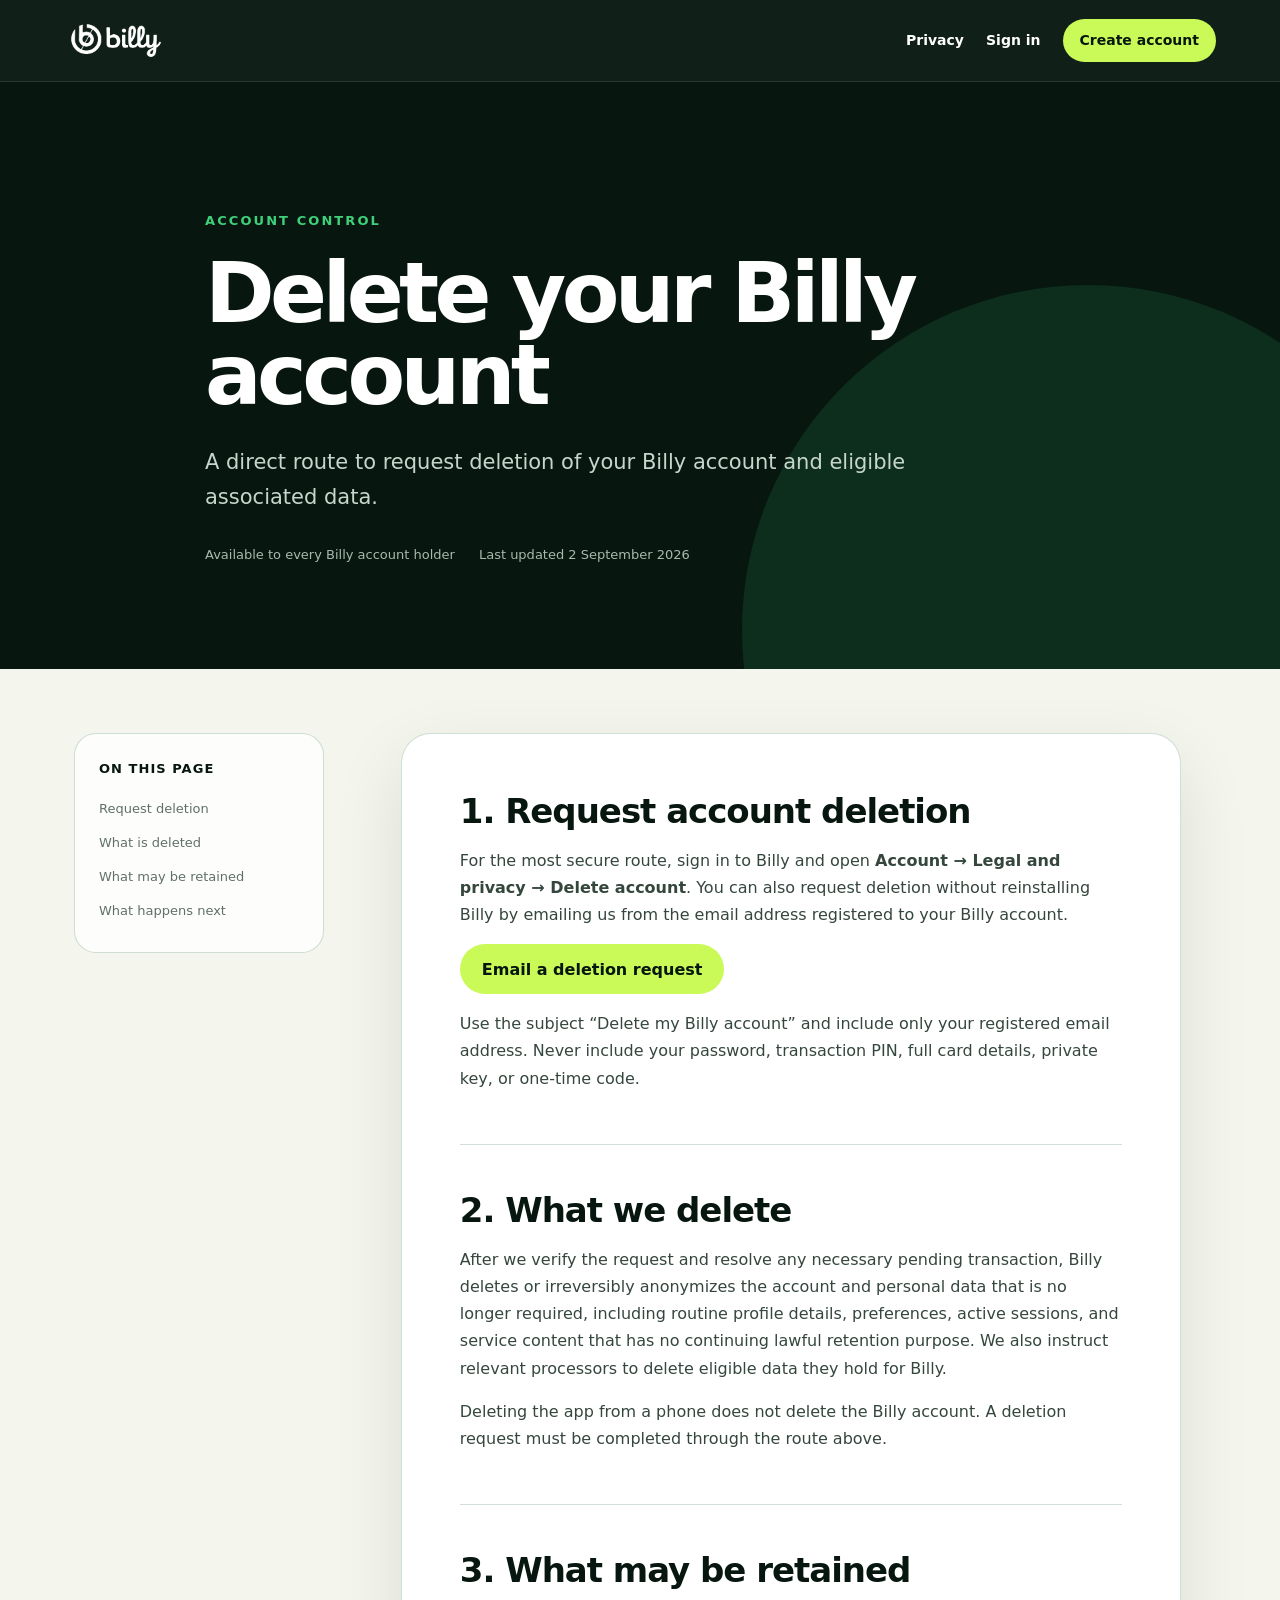
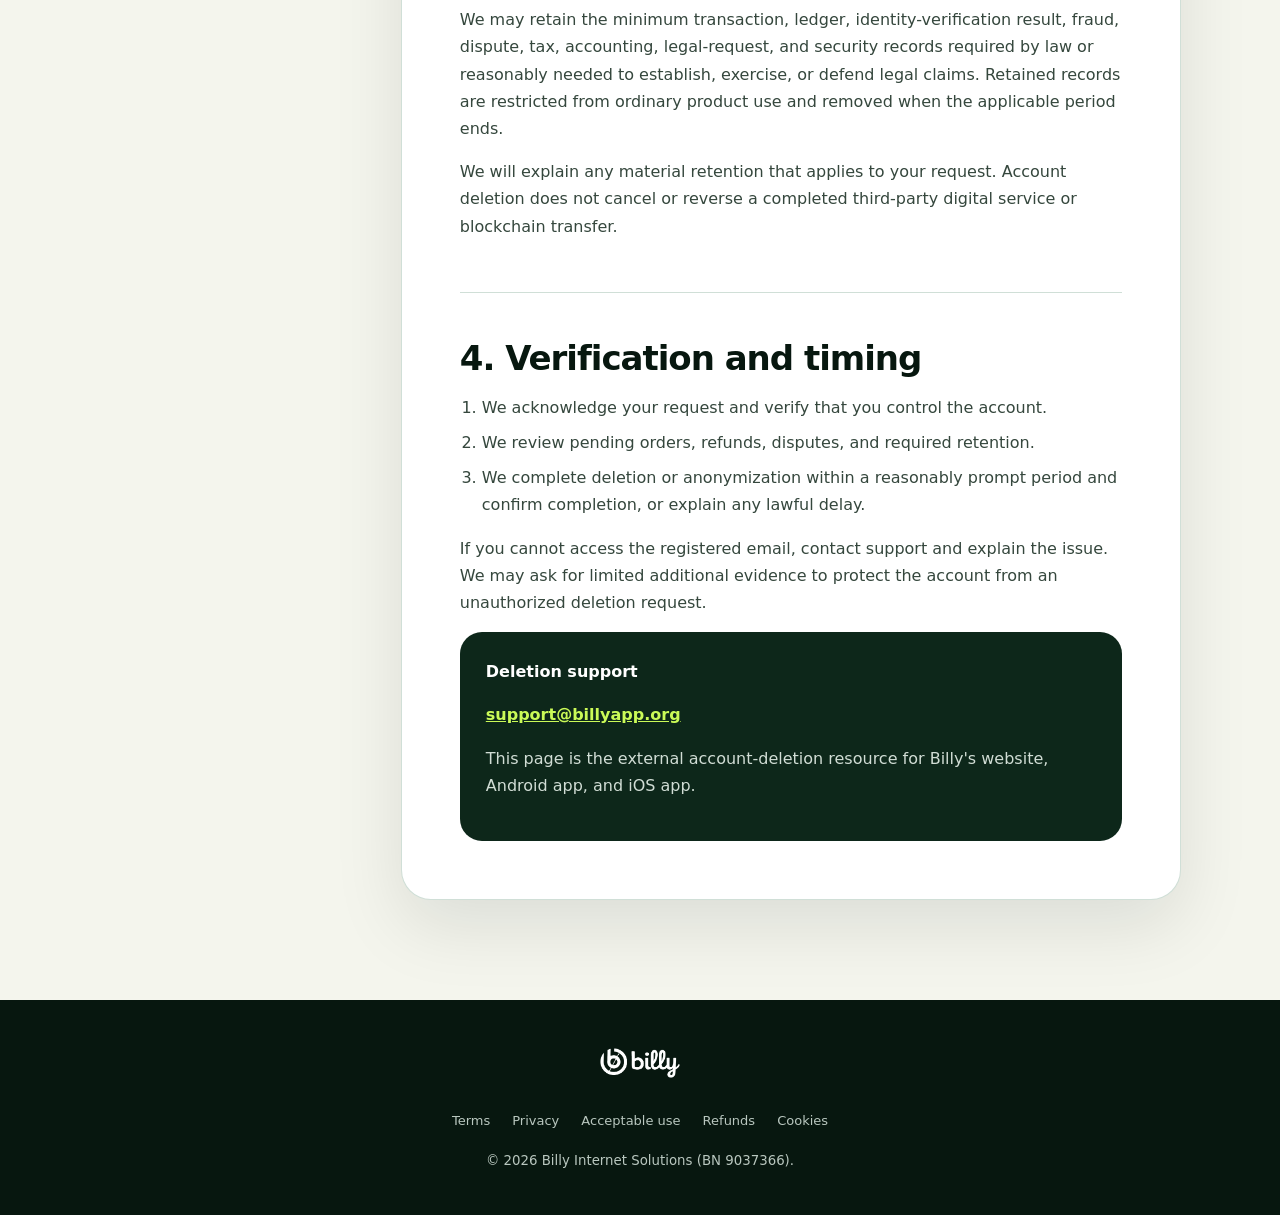
<file: account-deletion.html>
<!doctype html><html lang="en"><head><meta charset="UTF-8"><meta name="viewport" content="width=device-width,initial-scale=1"><meta name="description" content="Request deletion of a Billy account and associated personal data."><link rel="canonical" href="https://billyapp.org/account-deletion"><link rel="icon" href="/assets/favicon.png"><link rel="stylesheet" href="/legal.css"><title>Delete Your Billy Account | Billy</title></head>
<body><a class="skip-link" href="#content">Skip to content</a><header class="legal-header"><a class="legal-brand" href="/"><img src="/assets/billy-wordmark.png" alt="Billy"></a><nav class="legal-nav"><a href="/privacy">Privacy</a><a href="https://app.billyapp.org/sign-in">Sign in</a><a class="legal-cta" href="https://app.billyapp.org/sign-up">Create account</a></nav></header>
<main><section class="legal-hero"><div class="legal-hero-inner"><p class="legal-kicker">Account control</p><h1>Delete your Billy account</h1><p class="legal-summary">A direct route to request deletion of your Billy account and eligible associated data.</p><div class="legal-meta"><span>Available to every Billy account holder</span><span>Last updated 2 September 2026</span></div></div></section><div class="legal-shell"><aside class="legal-toc"><strong>On this page</strong><a href="#request">Request deletion</a><a href="#deleted">What is deleted</a><a href="#retained">What may be retained</a><a href="#timeline">What happens next</a></aside><article class="legal-content" id="content">
<section id="request"><h2>1. Request account deletion</h2><p>For the most secure route, sign in to Billy and open <strong>Account → Legal and privacy → Delete account</strong>. You can also request deletion without reinstalling Billy by emailing us from the email address registered to your Billy account.</p><p><a class="legal-button" href="mailto:support@billyapp.org?subject=Delete%20my%20Billy%20account&body=Please%20delete%20my%20Billy%20account.%0A%0ARegistered%20email%3A%20%0AReason%20(optional)%3A%20">Email a deletion request</a></p><p>Use the subject “Delete my Billy account” and include only your registered email address. Never include your password, transaction PIN, full card details, private key, or one-time code.</p></section>
<section id="deleted"><h2>2. What we delete</h2><p>After we verify the request and resolve any necessary pending transaction, Billy deletes or irreversibly anonymizes the account and personal data that is no longer required, including routine profile details, preferences, active sessions, and service content that has no continuing lawful retention purpose. We also instruct relevant processors to delete eligible data they hold for Billy.</p><p>Deleting the app from a phone does not delete the Billy account. A deletion request must be completed through the route above.</p></section>
<section id="retained"><h2>3. What may be retained</h2><p>We may retain the minimum transaction, ledger, identity-verification result, fraud, dispute, tax, accounting, legal-request, and security records required by law or reasonably needed to establish, exercise, or defend legal claims. Retained records are restricted from ordinary product use and removed when the applicable period ends.</p><p>We will explain any material retention that applies to your request. Account deletion does not cancel or reverse a completed third-party digital service or blockchain transfer.</p></section>
<section id="timeline"><h2>4. Verification and timing</h2><ol><li>We acknowledge your request and verify that you control the account.</li><li>We review pending orders, refunds, disputes, and required retention.</li><li>We complete deletion or anonymization within a reasonably prompt period and confirm completion, or explain any lawful delay.</li></ol><p>If you cannot access the registered email, contact support and explain the issue. We may ask for limited additional evidence to protect the account from an unauthorized deletion request.</p><div class="legal-contact"><strong>Deletion support</strong><p><a href="mailto:support@billyapp.org?subject=Delete%20my%20Billy%20account">support@billyapp.org</a></p><p>This page is the external account-deletion resource for Billy's website, Android app, and iOS app.</p></div></section>
</article></div></main><footer class="legal-footer"><a href="/"><img src="/assets/billy-wordmark.png" alt="Billy"></a><div class="legal-footer-links"><a href="/terms">Terms</a><a href="/privacy">Privacy</a><a href="/acceptable-use">Acceptable use</a><a href="/refunds">Refunds</a><a href="/cookies">Cookies</a></div><small>&copy; <span data-year></span> Billy Internet Solutions (BN 9037366).</small></footer><script src="/legal.js" defer></script></body></html>
</file>
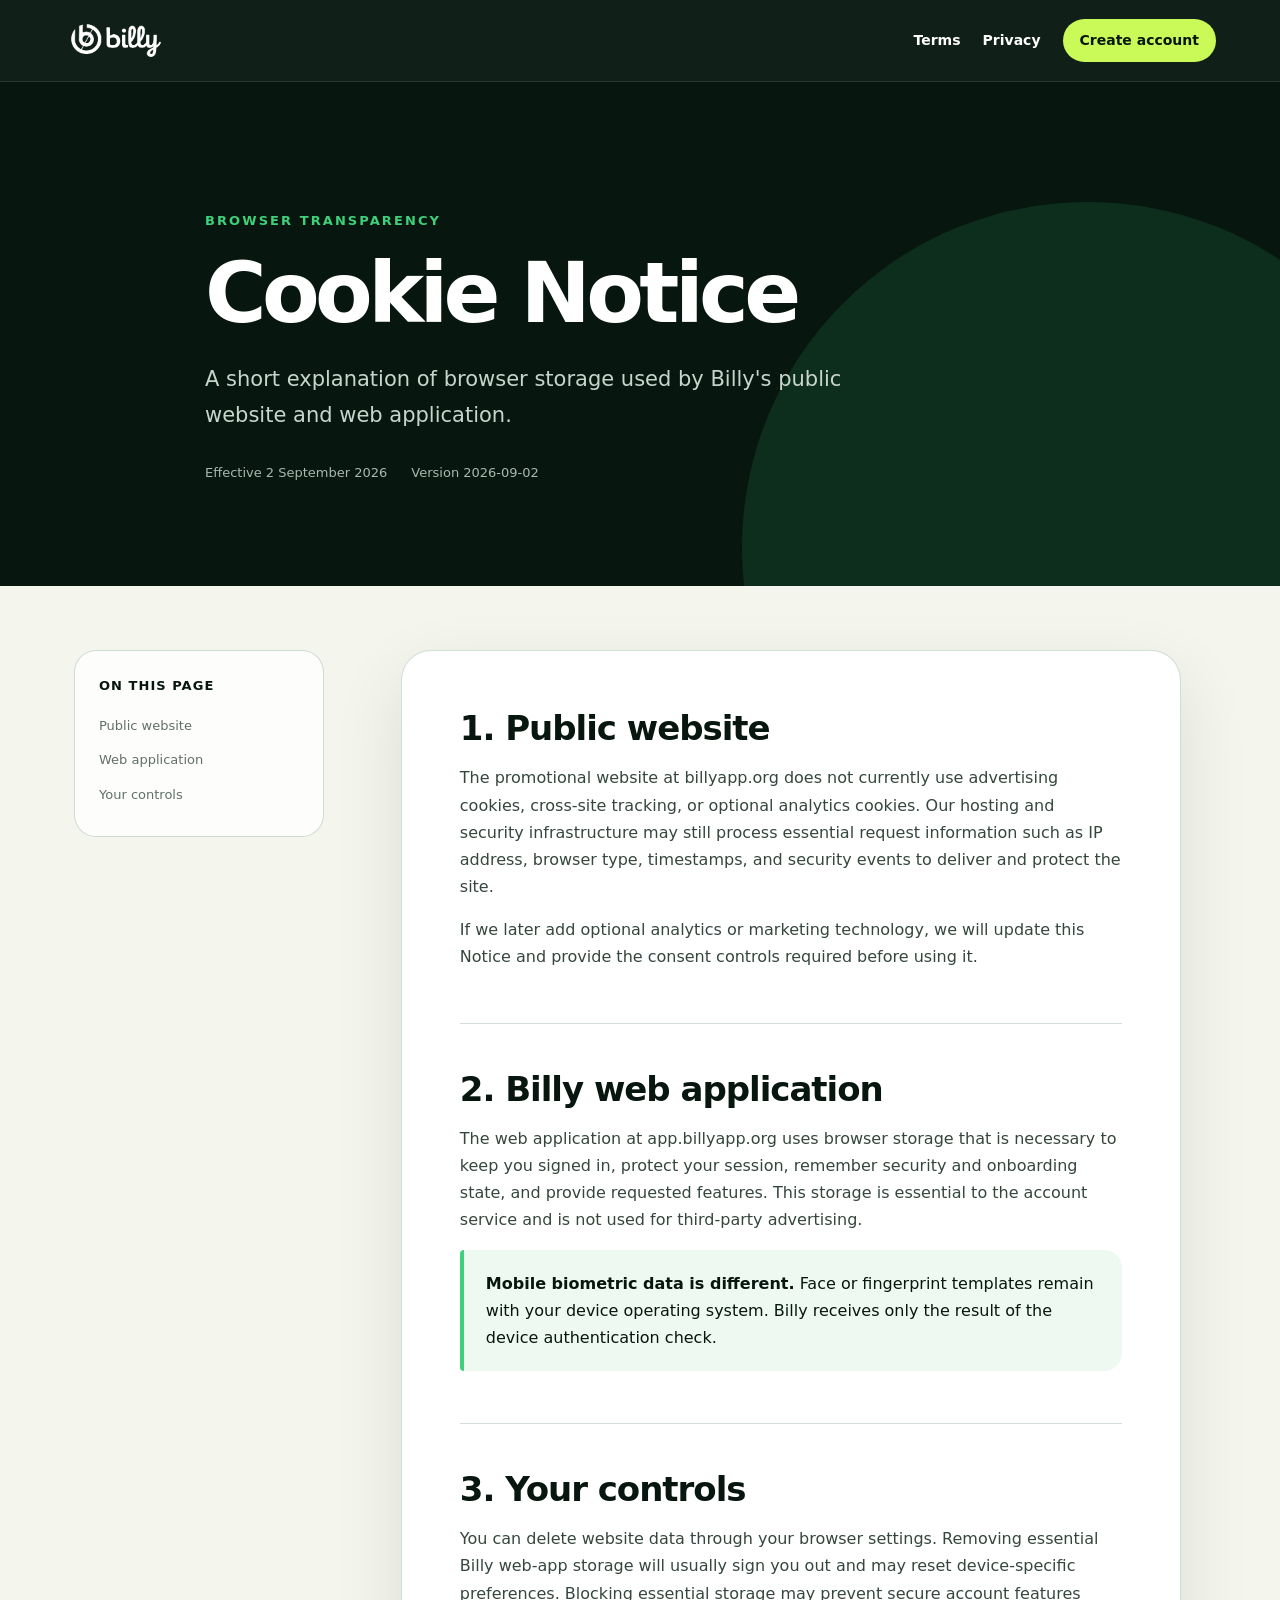
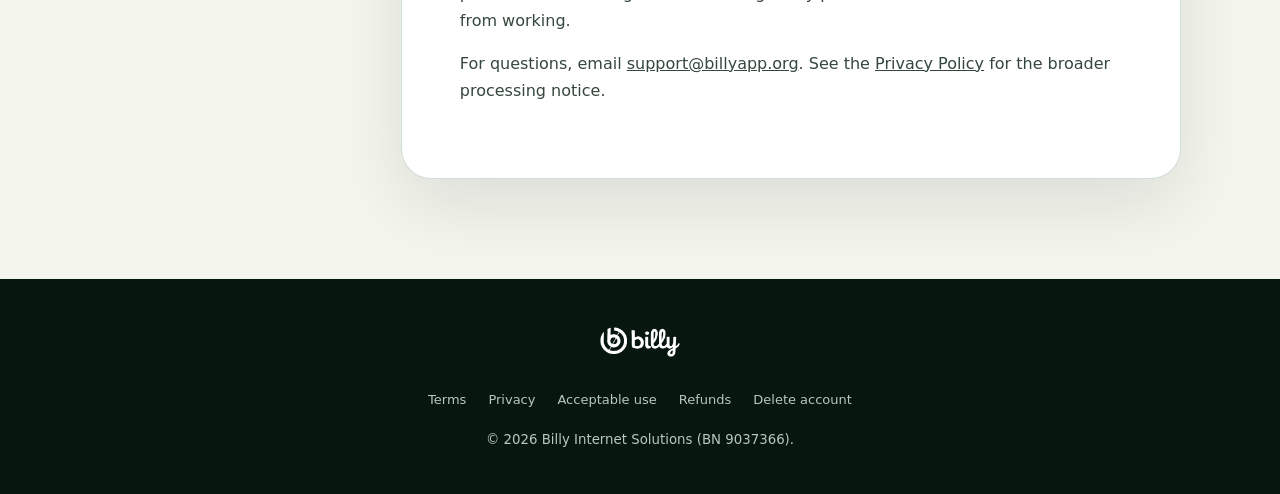
<file: cookies.html>
<!doctype html><html lang="en"><head><meta charset="UTF-8"><meta name="viewport" content="width=device-width,initial-scale=1"><meta name="description" content="How Billy uses essential browser storage and cookies."><link rel="canonical" href="https://billyapp.org/cookies"><link rel="icon" href="/assets/favicon.png"><link rel="stylesheet" href="/legal.css"><title>Cookie Notice | Billy</title></head>
<body><a class="skip-link" href="#content">Skip to content</a><header class="legal-header"><a class="legal-brand" href="/"><img src="/assets/billy-wordmark.png" alt="Billy"></a><nav class="legal-nav"><a href="/terms">Terms</a><a href="/privacy">Privacy</a><a class="legal-cta" href="https://app.billyapp.org/sign-up">Create account</a></nav></header>
<main><section class="legal-hero"><div class="legal-hero-inner"><p class="legal-kicker">Browser transparency</p><h1>Cookie Notice</h1><p class="legal-summary">A short explanation of browser storage used by Billy's public website and web application.</p><div class="legal-meta"><span>Effective 2 September 2026</span><span>Version 2026-09-02</span></div></div></section><div class="legal-shell"><aside class="legal-toc"><strong>On this page</strong><a href="#public">Public website</a><a href="#app">Web application</a><a href="#control">Your controls</a></aside><article class="legal-content" id="content">
<section id="public"><h2>1. Public website</h2><p>The promotional website at billyapp.org does not currently use advertising cookies, cross-site tracking, or optional analytics cookies. Our hosting and security infrastructure may still process essential request information such as IP address, browser type, timestamps, and security events to deliver and protect the site.</p><p>If we later add optional analytics or marketing technology, we will update this Notice and provide the consent controls required before using it.</p></section>
<section id="app"><h2>2. Billy web application</h2><p>The web application at app.billyapp.org uses browser storage that is necessary to keep you signed in, protect your session, remember security and onboarding state, and provide requested features. This storage is essential to the account service and is not used for third-party advertising.</p><div class="legal-note"><strong>Mobile biometric data is different.</strong> Face or fingerprint templates remain with your device operating system. Billy receives only the result of the device authentication check.</div></section>
<section id="control"><h2>3. Your controls</h2><p>You can delete website data through your browser settings. Removing essential Billy web-app storage will usually sign you out and may reset device-specific preferences. Blocking essential storage may prevent secure account features from working.</p><p>For questions, email <a href="mailto:support@billyapp.org?subject=Billy%20cookie%20question">support@billyapp.org</a>. See the <a href="/privacy">Privacy Policy</a> for the broader processing notice.</p></section>
</article></div></main><footer class="legal-footer"><a href="/"><img src="/assets/billy-wordmark.png" alt="Billy"></a><div class="legal-footer-links"><a href="/terms">Terms</a><a href="/privacy">Privacy</a><a href="/acceptable-use">Acceptable use</a><a href="/refunds">Refunds</a><a href="/account-deletion">Delete account</a></div><small>&copy; <span data-year></span> Billy Internet Solutions (BN 9037366).</small></footer><script src="/legal.js" defer></script></body></html>
</file>
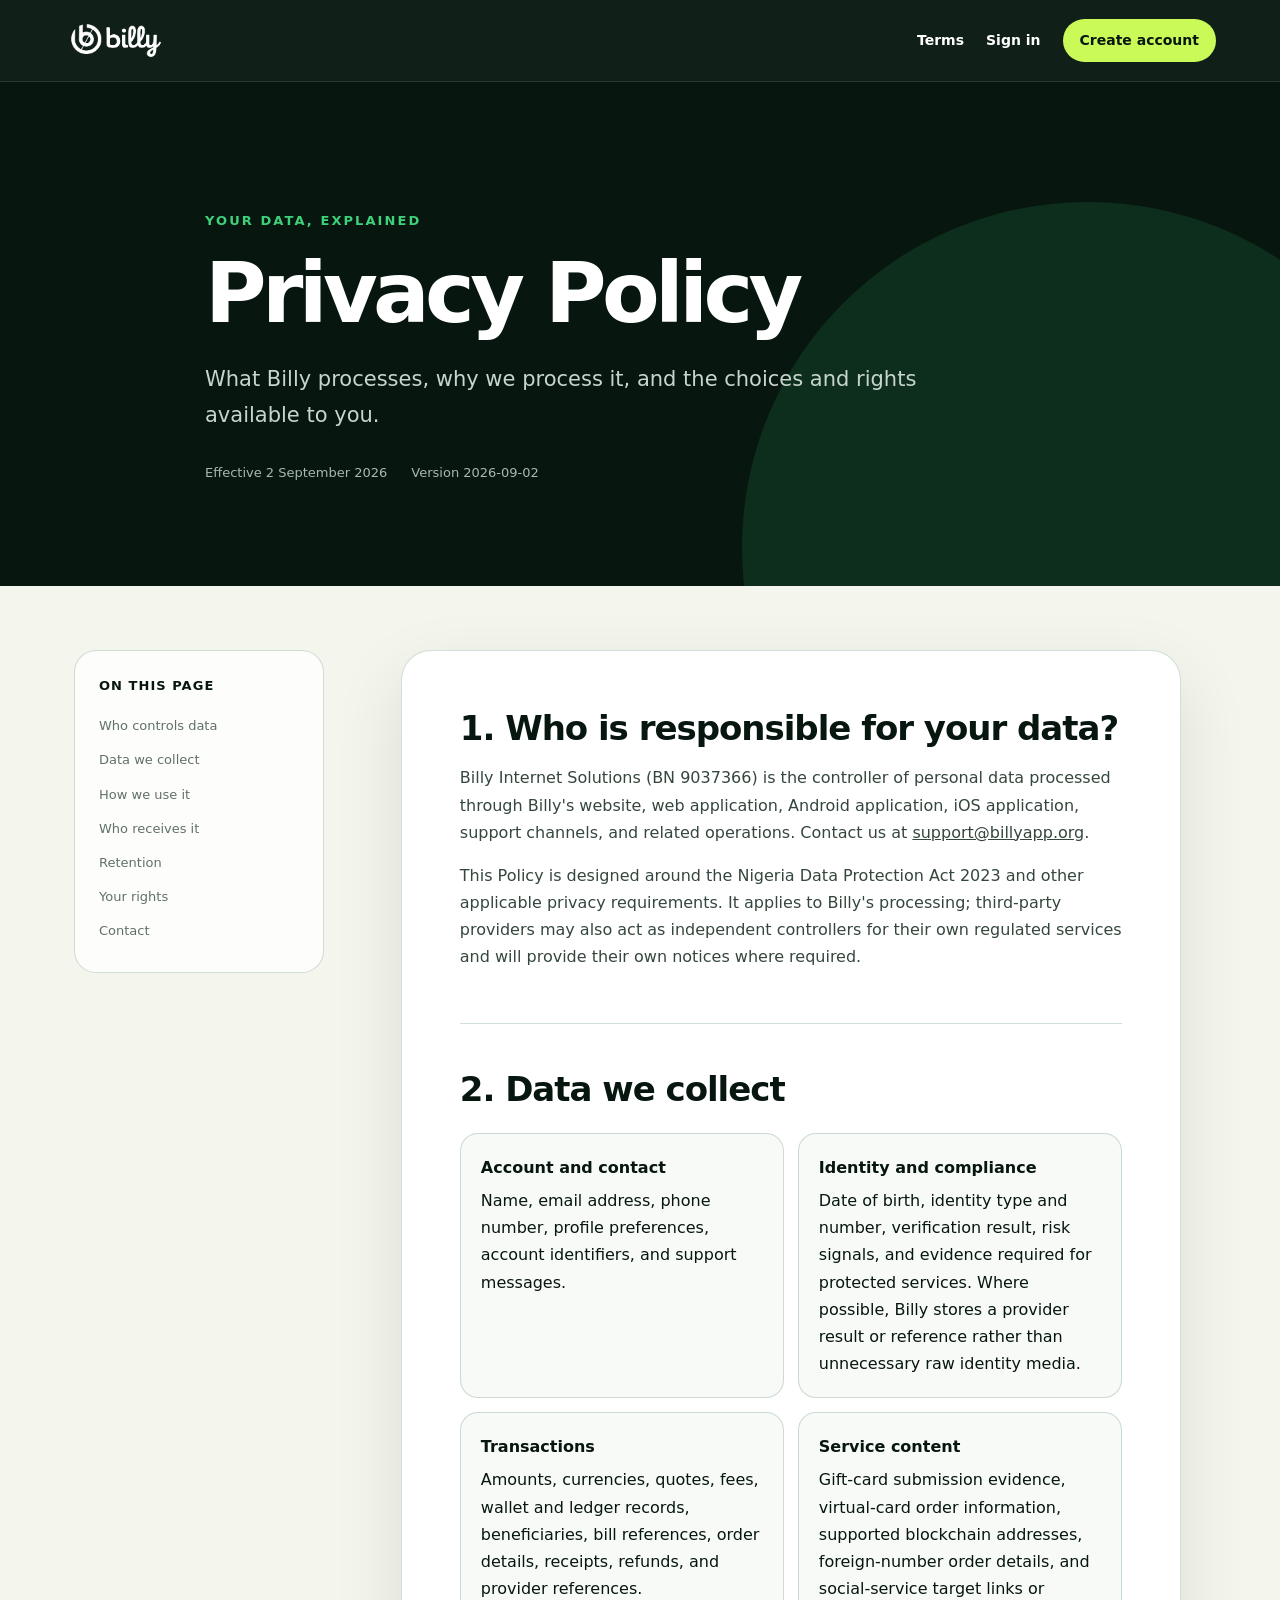
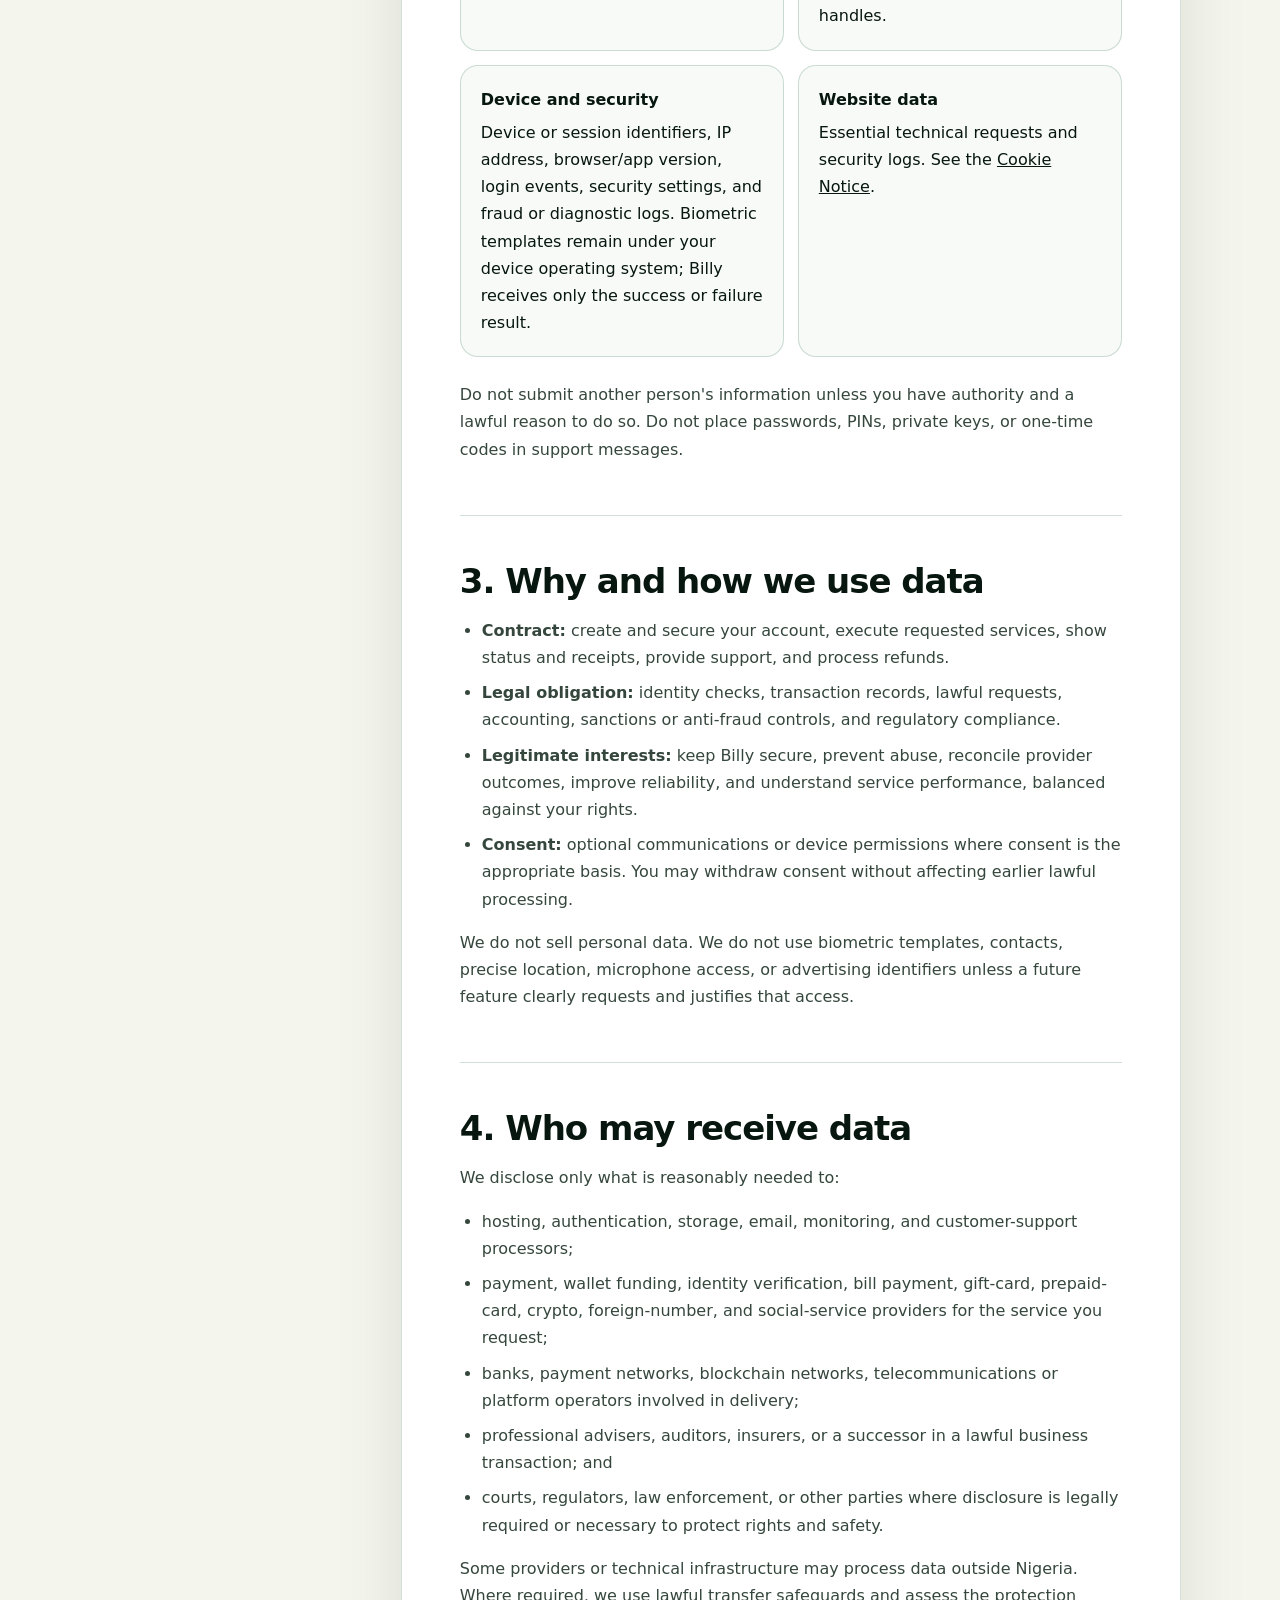
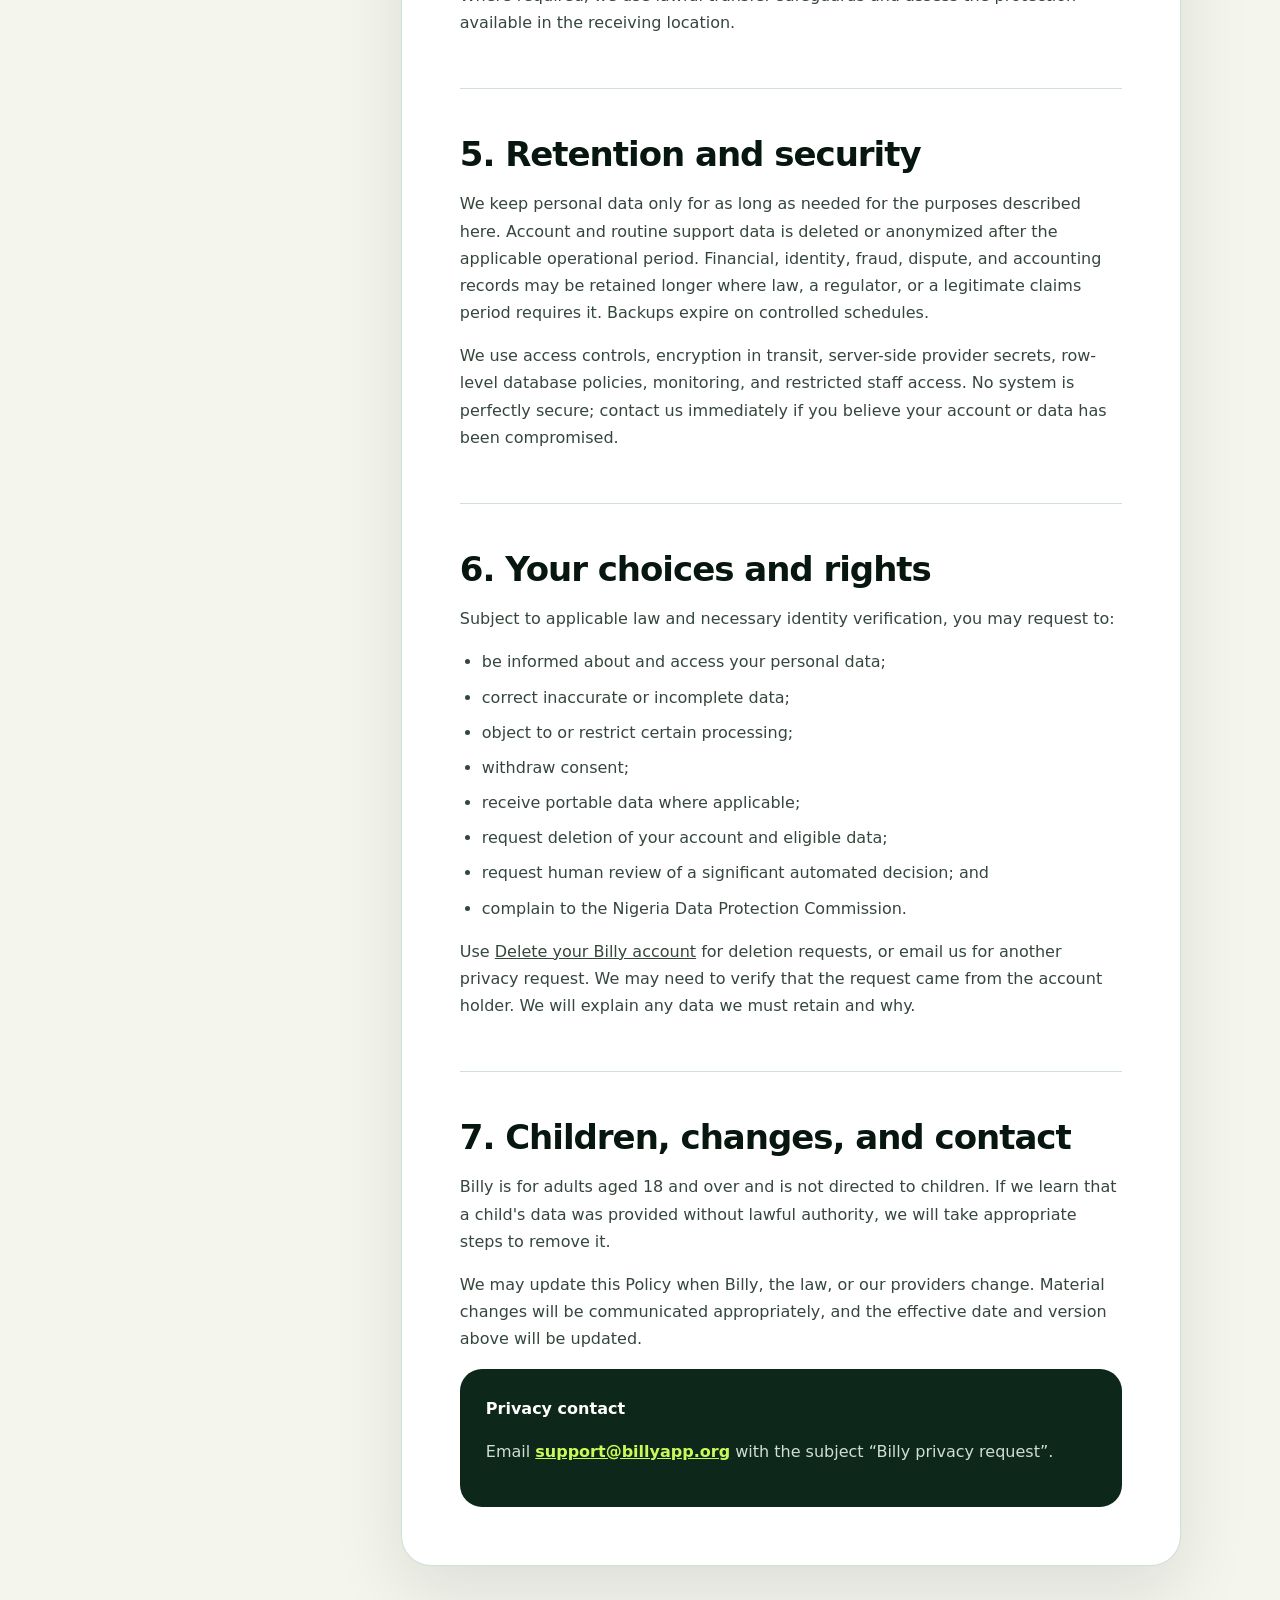
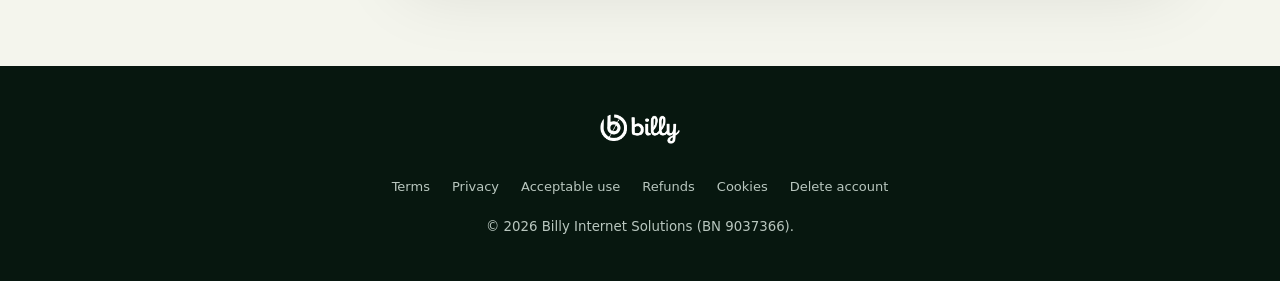
<file: privacy.html>
<!doctype html>
<html lang="en">
<head>
  <meta charset="UTF-8"><meta name="viewport" content="width=device-width, initial-scale=1"><meta name="description" content="How Billy collects, uses, shares, protects, and deletes personal data.">
  <link rel="canonical" href="https://billyapp.org/privacy"><link rel="icon" href="/assets/favicon.png"><link rel="stylesheet" href="/legal.css"><title>Privacy Policy | Billy</title>
</head>
<body>
<a class="skip-link" href="#content">Skip to content</a>
<header class="legal-header"><a class="legal-brand" href="/" aria-label="Billy home"><img src="/assets/billy-wordmark.png" alt="Billy"></a><nav class="legal-nav" aria-label="Legal page navigation"><a href="/terms">Terms</a><a href="https://app.billyapp.org/sign-in">Sign in</a><a class="legal-cta" href="https://app.billyapp.org/sign-up">Create account</a></nav></header>
<main>
  <section class="legal-hero"><div class="legal-hero-inner"><p class="legal-kicker">Your data, explained</p><h1>Privacy Policy</h1><p class="legal-summary">What Billy processes, why we process it, and the choices and rights available to you.</p><div class="legal-meta"><span>Effective 2 September 2026</span><span>Version 2026-09-02</span></div></div></section>
  <div class="legal-shell">
    <aside class="legal-toc"><strong>On this page</strong><a href="#controller">Who controls data</a><a href="#collect">Data we collect</a><a href="#use">How we use it</a><a href="#share">Who receives it</a><a href="#retention">Retention</a><a href="#rights">Your rights</a><a href="#contact">Contact</a></aside>
    <article class="legal-content" id="content">
      <section id="controller"><h2>1. Who is responsible for your data?</h2><p>Billy Internet Solutions (BN 9037366) is the controller of personal data processed through Billy's website, web application, Android application, iOS application, support channels, and related operations. Contact us at <a href="mailto:support@billyapp.org">support@billyapp.org</a>.</p><p>This Policy is designed around the Nigeria Data Protection Act 2023 and other applicable privacy requirements. It applies to Billy's processing; third-party providers may also act as independent controllers for their own regulated services and will provide their own notices where required.</p></section>
      <section id="collect"><h2>2. Data we collect</h2><div class="legal-card-grid"><div class="legal-card"><strong>Account and contact</strong>Name, email address, phone number, profile preferences, account identifiers, and support messages.</div><div class="legal-card"><strong>Identity and compliance</strong>Date of birth, identity type and number, verification result, risk signals, and evidence required for protected services. Where possible, Billy stores a provider result or reference rather than unnecessary raw identity media.</div><div class="legal-card"><strong>Transactions</strong>Amounts, currencies, quotes, fees, wallet and ledger records, beneficiaries, bill references, order details, receipts, refunds, and provider references.</div><div class="legal-card"><strong>Service content</strong>Gift-card submission evidence, virtual-card order information, supported blockchain addresses, foreign-number order details, and social-service target links or handles.</div><div class="legal-card"><strong>Device and security</strong>Device or session identifiers, IP address, browser/app version, login events, security settings, and fraud or diagnostic logs. Biometric templates remain under your device operating system; Billy receives only the success or failure result.</div><div class="legal-card"><strong>Website data</strong>Essential technical requests and security logs. See the <a href="/cookies">Cookie Notice</a>.</div></div><p>Do not submit another person's information unless you have authority and a lawful reason to do so. Do not place passwords, PINs, private keys, or one-time codes in support messages.</p></section>
      <section id="use"><h2>3. Why and how we use data</h2><ul><li><strong>Contract:</strong> create and secure your account, execute requested services, show status and receipts, provide support, and process refunds.</li><li><strong>Legal obligation:</strong> identity checks, transaction records, lawful requests, accounting, sanctions or anti-fraud controls, and regulatory compliance.</li><li><strong>Legitimate interests:</strong> keep Billy secure, prevent abuse, reconcile provider outcomes, improve reliability, and understand service performance, balanced against your rights.</li><li><strong>Consent:</strong> optional communications or device permissions where consent is the appropriate basis. You may withdraw consent without affecting earlier lawful processing.</li></ul><p>We do not sell personal data. We do not use biometric templates, contacts, precise location, microphone access, or advertising identifiers unless a future feature clearly requests and justifies that access.</p></section>
      <section id="share"><h2>4. Who may receive data</h2><p>We disclose only what is reasonably needed to:</p><ul><li>hosting, authentication, storage, email, monitoring, and customer-support processors;</li><li>payment, wallet funding, identity verification, bill payment, gift-card, prepaid-card, crypto, foreign-number, and social-service providers for the service you request;</li><li>banks, payment networks, blockchain networks, telecommunications or platform operators involved in delivery;</li><li>professional advisers, auditors, insurers, or a successor in a lawful business transaction; and</li><li>courts, regulators, law enforcement, or other parties where disclosure is legally required or necessary to protect rights and safety.</li></ul><p>Some providers or technical infrastructure may process data outside Nigeria. Where required, we use lawful transfer safeguards and assess the protection available in the receiving location.</p></section>
      <section id="retention"><h2>5. Retention and security</h2><p>We keep personal data only for as long as needed for the purposes described here. Account and routine support data is deleted or anonymized after the applicable operational period. Financial, identity, fraud, dispute, and accounting records may be retained longer where law, a regulator, or a legitimate claims period requires it. Backups expire on controlled schedules.</p><p>We use access controls, encryption in transit, server-side provider secrets, row-level database policies, monitoring, and restricted staff access. No system is perfectly secure; contact us immediately if you believe your account or data has been compromised.</p></section>
      <section id="rights"><h2>6. Your choices and rights</h2><p>Subject to applicable law and necessary identity verification, you may request to:</p><ul><li>be informed about and access your personal data;</li><li>correct inaccurate or incomplete data;</li><li>object to or restrict certain processing;</li><li>withdraw consent;</li><li>receive portable data where applicable;</li><li>request deletion of your account and eligible data;</li><li>request human review of a significant automated decision; and</li><li>complain to the Nigeria Data Protection Commission.</li></ul><p>Use <a href="/account-deletion">Delete your Billy account</a> for deletion requests, or email us for another privacy request. We may need to verify that the request came from the account holder. We will explain any data we must retain and why.</p></section>
      <section id="contact"><h2>7. Children, changes, and contact</h2><p>Billy is for adults aged 18 and over and is not directed to children. If we learn that a child's data was provided without lawful authority, we will take appropriate steps to remove it.</p><p>We may update this Policy when Billy, the law, or our providers change. Material changes will be communicated appropriately, and the effective date and version above will be updated.</p><div class="legal-contact"><strong>Privacy contact</strong><p>Email <a href="mailto:support@billyapp.org?subject=Billy%20privacy%20request">support@billyapp.org</a> with the subject “Billy privacy request”.</p></div></section>
    </article>
  </div>
</main>
<footer class="legal-footer"><a href="/"><img src="/assets/billy-wordmark.png" alt="Billy"></a><div class="legal-footer-links"><a href="/terms">Terms</a><a href="/privacy">Privacy</a><a href="/acceptable-use">Acceptable use</a><a href="/refunds">Refunds</a><a href="/cookies">Cookies</a><a href="/account-deletion">Delete account</a></div><small>&copy; <span data-year></span> Billy Internet Solutions (BN 9037366).</small></footer>
<script src="/legal.js" defer></script>
</body>
</html>
</file>
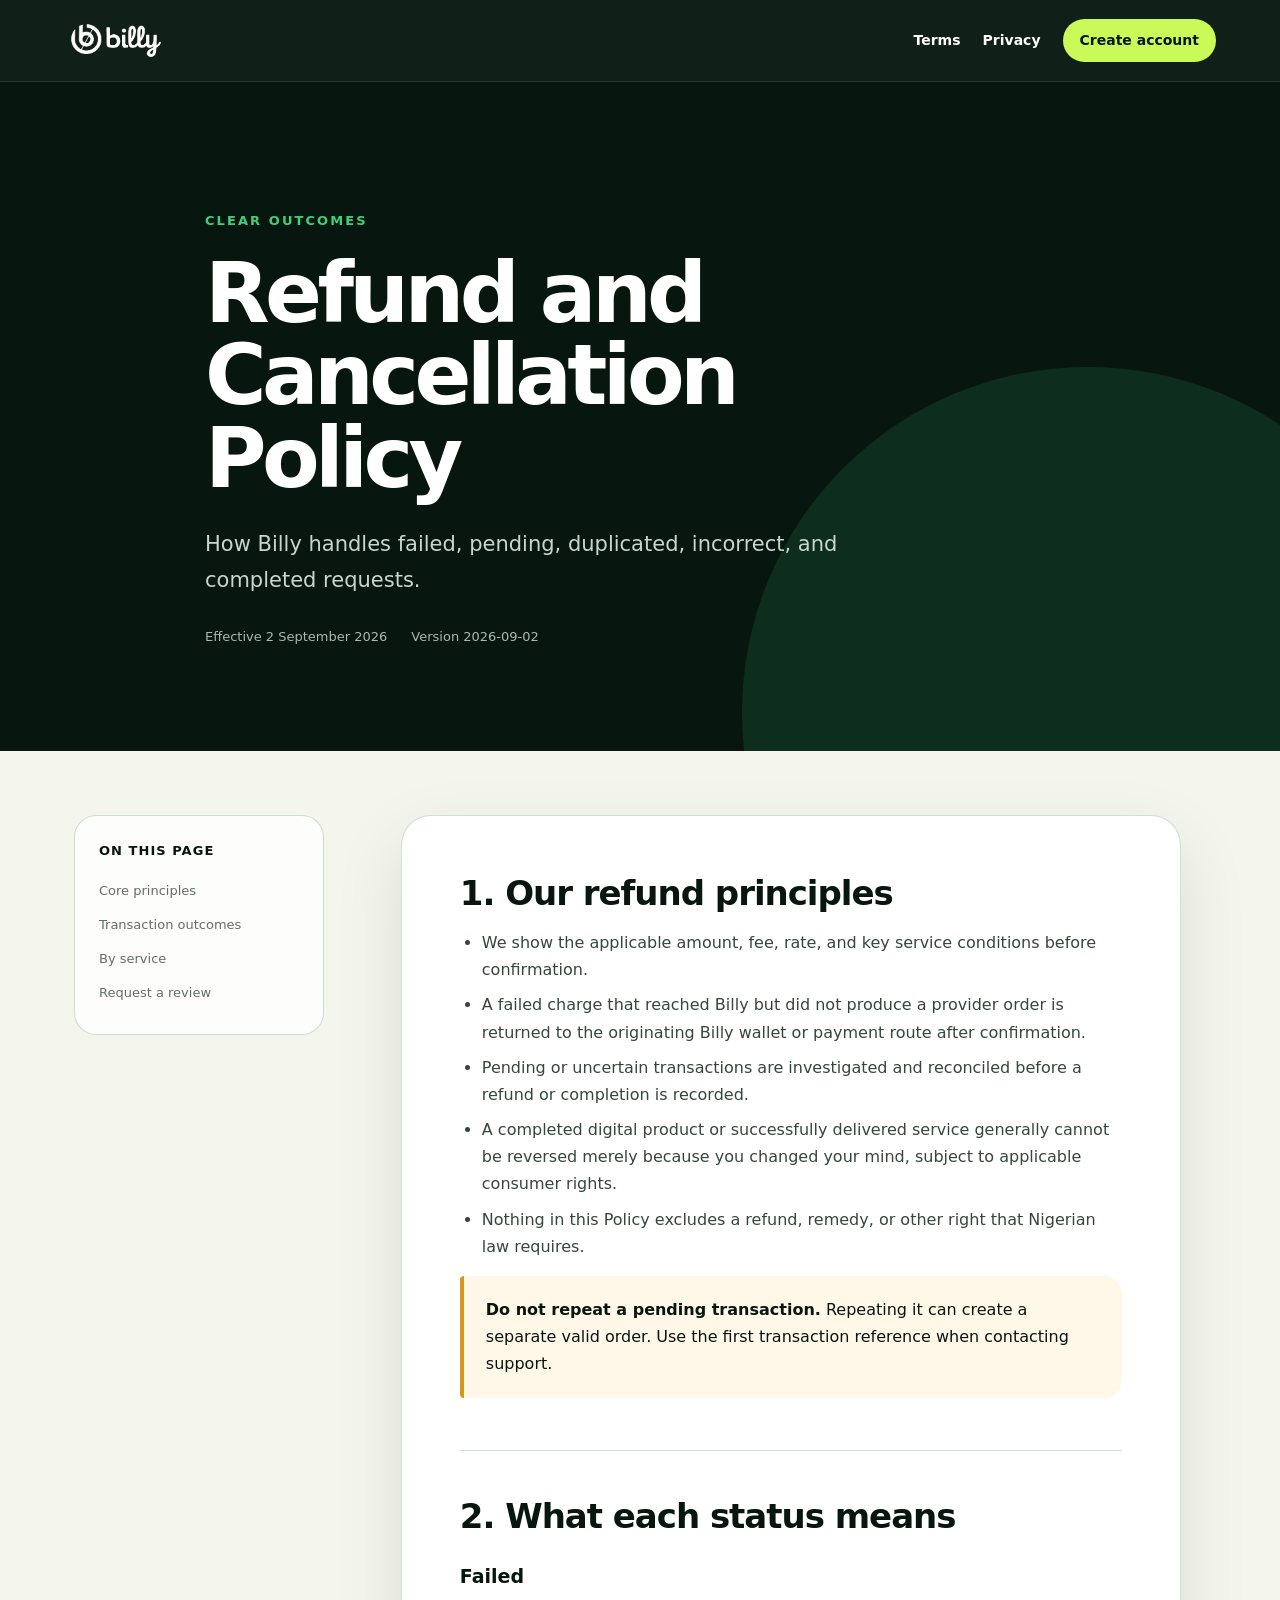
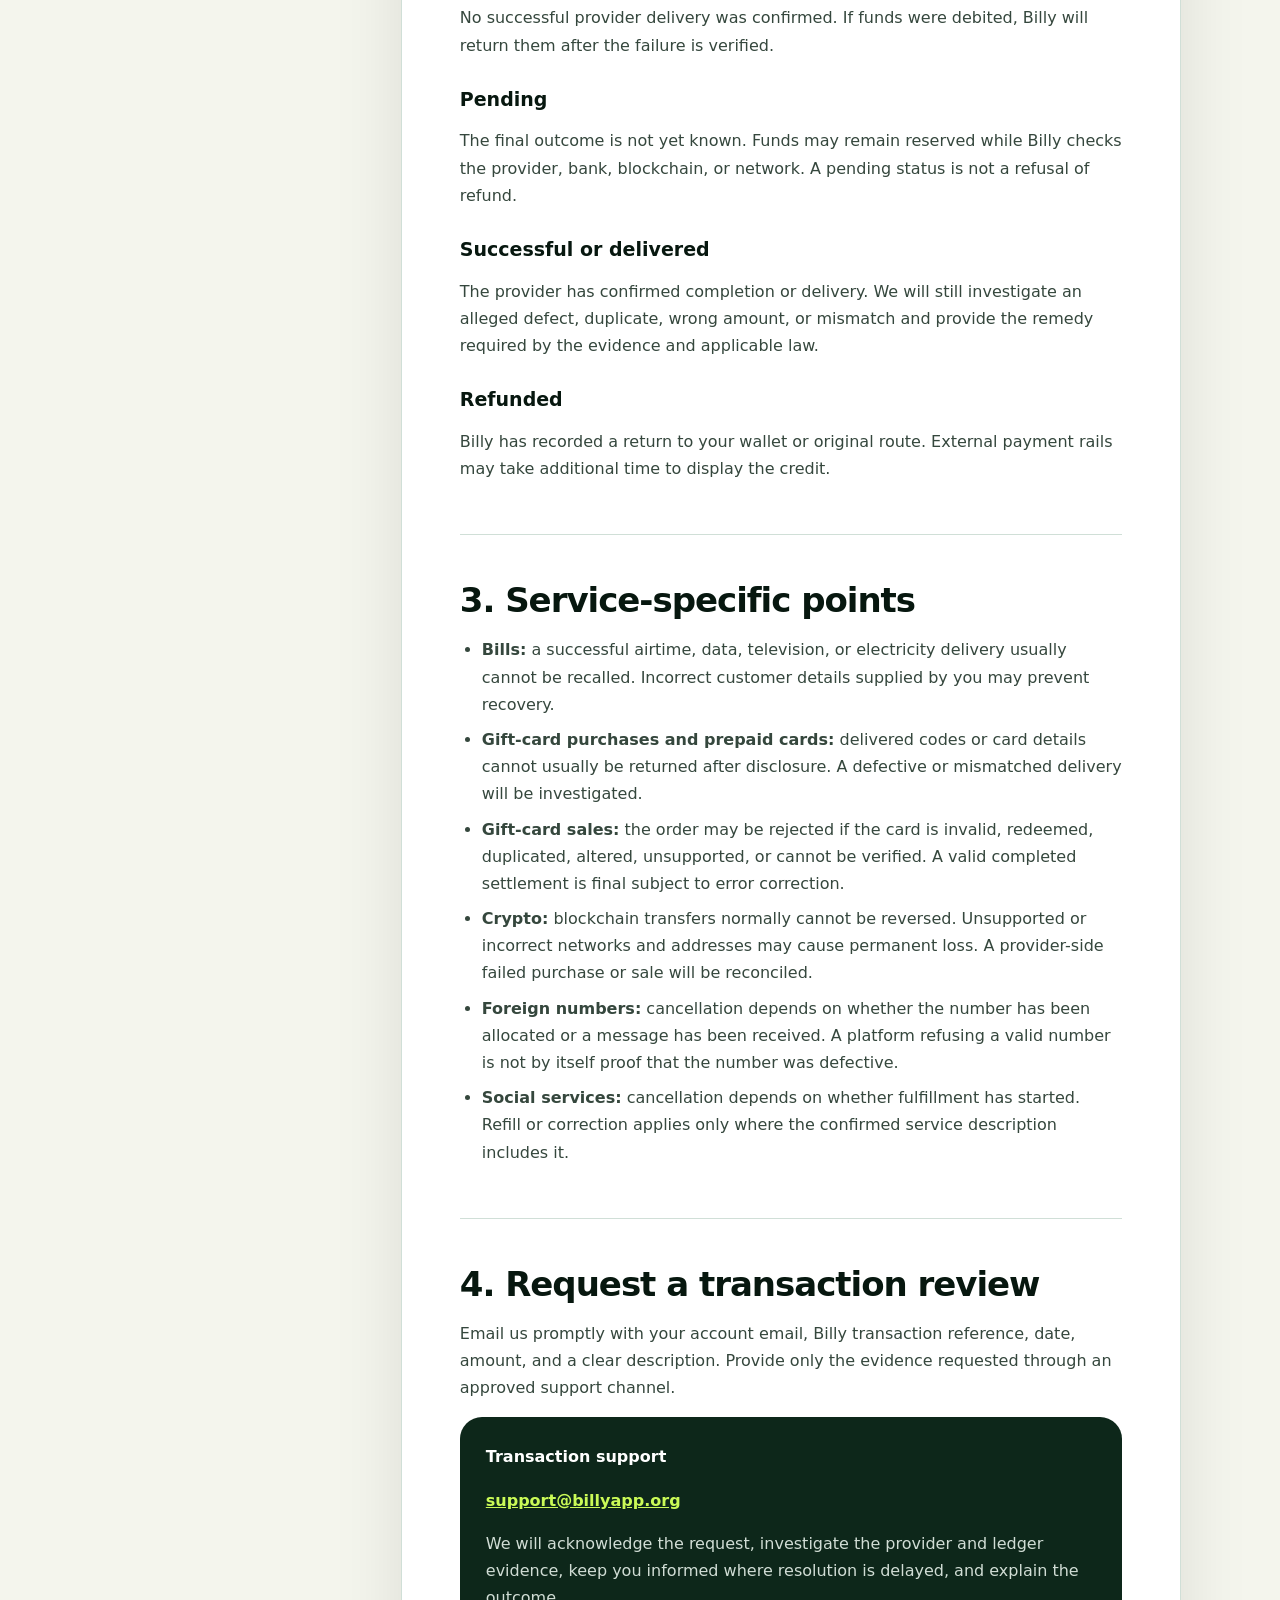
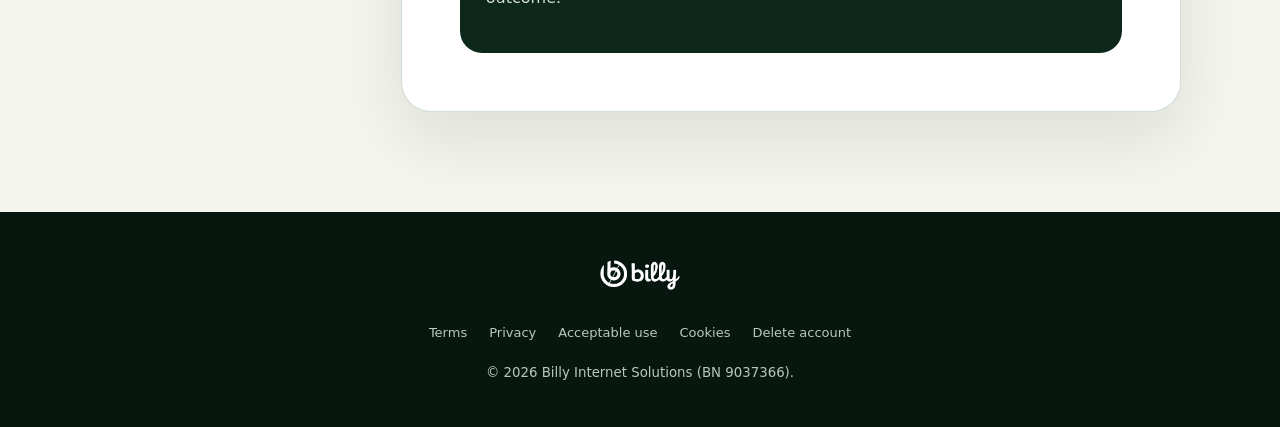
<file: refunds.html>
<!doctype html><html lang="en"><head><meta charset="UTF-8"><meta name="viewport" content="width=device-width,initial-scale=1"><meta name="description" content="Billy refund, cancellation, and transaction correction policy."><link rel="canonical" href="https://billyapp.org/refunds"><link rel="icon" href="/assets/favicon.png"><link rel="stylesheet" href="/legal.css"><title>Refund and Cancellation Policy | Billy</title></head>
<body><a class="skip-link" href="#content">Skip to content</a><header class="legal-header"><a class="legal-brand" href="/"><img src="/assets/billy-wordmark.png" alt="Billy"></a><nav class="legal-nav"><a href="/terms">Terms</a><a href="/privacy">Privacy</a><a class="legal-cta" href="https://app.billyapp.org/sign-up">Create account</a></nav></header>
<main><section class="legal-hero"><div class="legal-hero-inner"><p class="legal-kicker">Clear outcomes</p><h1>Refund and Cancellation Policy</h1><p class="legal-summary">How Billy handles failed, pending, duplicated, incorrect, and completed requests.</p><div class="legal-meta"><span>Effective 2 September 2026</span><span>Version 2026-09-02</span></div></div></section><div class="legal-shell"><aside class="legal-toc"><strong>On this page</strong><a href="#principles">Core principles</a><a href="#outcomes">Transaction outcomes</a><a href="#service">By service</a><a href="#request">Request a review</a></aside><article class="legal-content" id="content">
<section id="principles"><h2>1. Our refund principles</h2><ul><li>We show the applicable amount, fee, rate, and key service conditions before confirmation.</li><li>A failed charge that reached Billy but did not produce a provider order is returned to the originating Billy wallet or payment route after confirmation.</li><li>Pending or uncertain transactions are investigated and reconciled before a refund or completion is recorded.</li><li>A completed digital product or successfully delivered service generally cannot be reversed merely because you changed your mind, subject to applicable consumer rights.</li><li>Nothing in this Policy excludes a refund, remedy, or other right that Nigerian law requires.</li></ul><div class="legal-note legal-warning"><strong>Do not repeat a pending transaction.</strong> Repeating it can create a separate valid order. Use the first transaction reference when contacting support.</div></section>
<section id="outcomes"><h2>2. What each status means</h2><h3>Failed</h3><p>No successful provider delivery was confirmed. If funds were debited, Billy will return them after the failure is verified.</p><h3>Pending</h3><p>The final outcome is not yet known. Funds may remain reserved while Billy checks the provider, bank, blockchain, or network. A pending status is not a refusal of refund.</p><h3>Successful or delivered</h3><p>The provider has confirmed completion or delivery. We will still investigate an alleged defect, duplicate, wrong amount, or mismatch and provide the remedy required by the evidence and applicable law.</p><h3>Refunded</h3><p>Billy has recorded a return to your wallet or original route. External payment rails may take additional time to display the credit.</p></section>
<section id="service"><h2>3. Service-specific points</h2><ul><li><strong>Bills:</strong> a successful airtime, data, television, or electricity delivery usually cannot be recalled. Incorrect customer details supplied by you may prevent recovery.</li><li><strong>Gift-card purchases and prepaid cards:</strong> delivered codes or card details cannot usually be returned after disclosure. A defective or mismatched delivery will be investigated.</li><li><strong>Gift-card sales:</strong> the order may be rejected if the card is invalid, redeemed, duplicated, altered, unsupported, or cannot be verified. A valid completed settlement is final subject to error correction.</li><li><strong>Crypto:</strong> blockchain transfers normally cannot be reversed. Unsupported or incorrect networks and addresses may cause permanent loss. A provider-side failed purchase or sale will be reconciled.</li><li><strong>Foreign numbers:</strong> cancellation depends on whether the number has been allocated or a message has been received. A platform refusing a valid number is not by itself proof that the number was defective.</li><li><strong>Social services:</strong> cancellation depends on whether fulfillment has started. Refill or correction applies only where the confirmed service description includes it.</li></ul></section>
<section id="request"><h2>4. Request a transaction review</h2><p>Email us promptly with your account email, Billy transaction reference, date, amount, and a clear description. Provide only the evidence requested through an approved support channel.</p><div class="legal-contact"><strong>Transaction support</strong><p><a href="mailto:support@billyapp.org?subject=Billy%20transaction%20review">support@billyapp.org</a></p><p>We will acknowledge the request, investigate the provider and ledger evidence, keep you informed where resolution is delayed, and explain the outcome.</p></div></section>
</article></div></main><footer class="legal-footer"><a href="/"><img src="/assets/billy-wordmark.png" alt="Billy"></a><div class="legal-footer-links"><a href="/terms">Terms</a><a href="/privacy">Privacy</a><a href="/acceptable-use">Acceptable use</a><a href="/cookies">Cookies</a><a href="/account-deletion">Delete account</a></div><small>&copy; <span data-year></span> Billy Internet Solutions (BN 9037366).</small></footer><script src="/legal.js" defer></script></body></html>
</file>
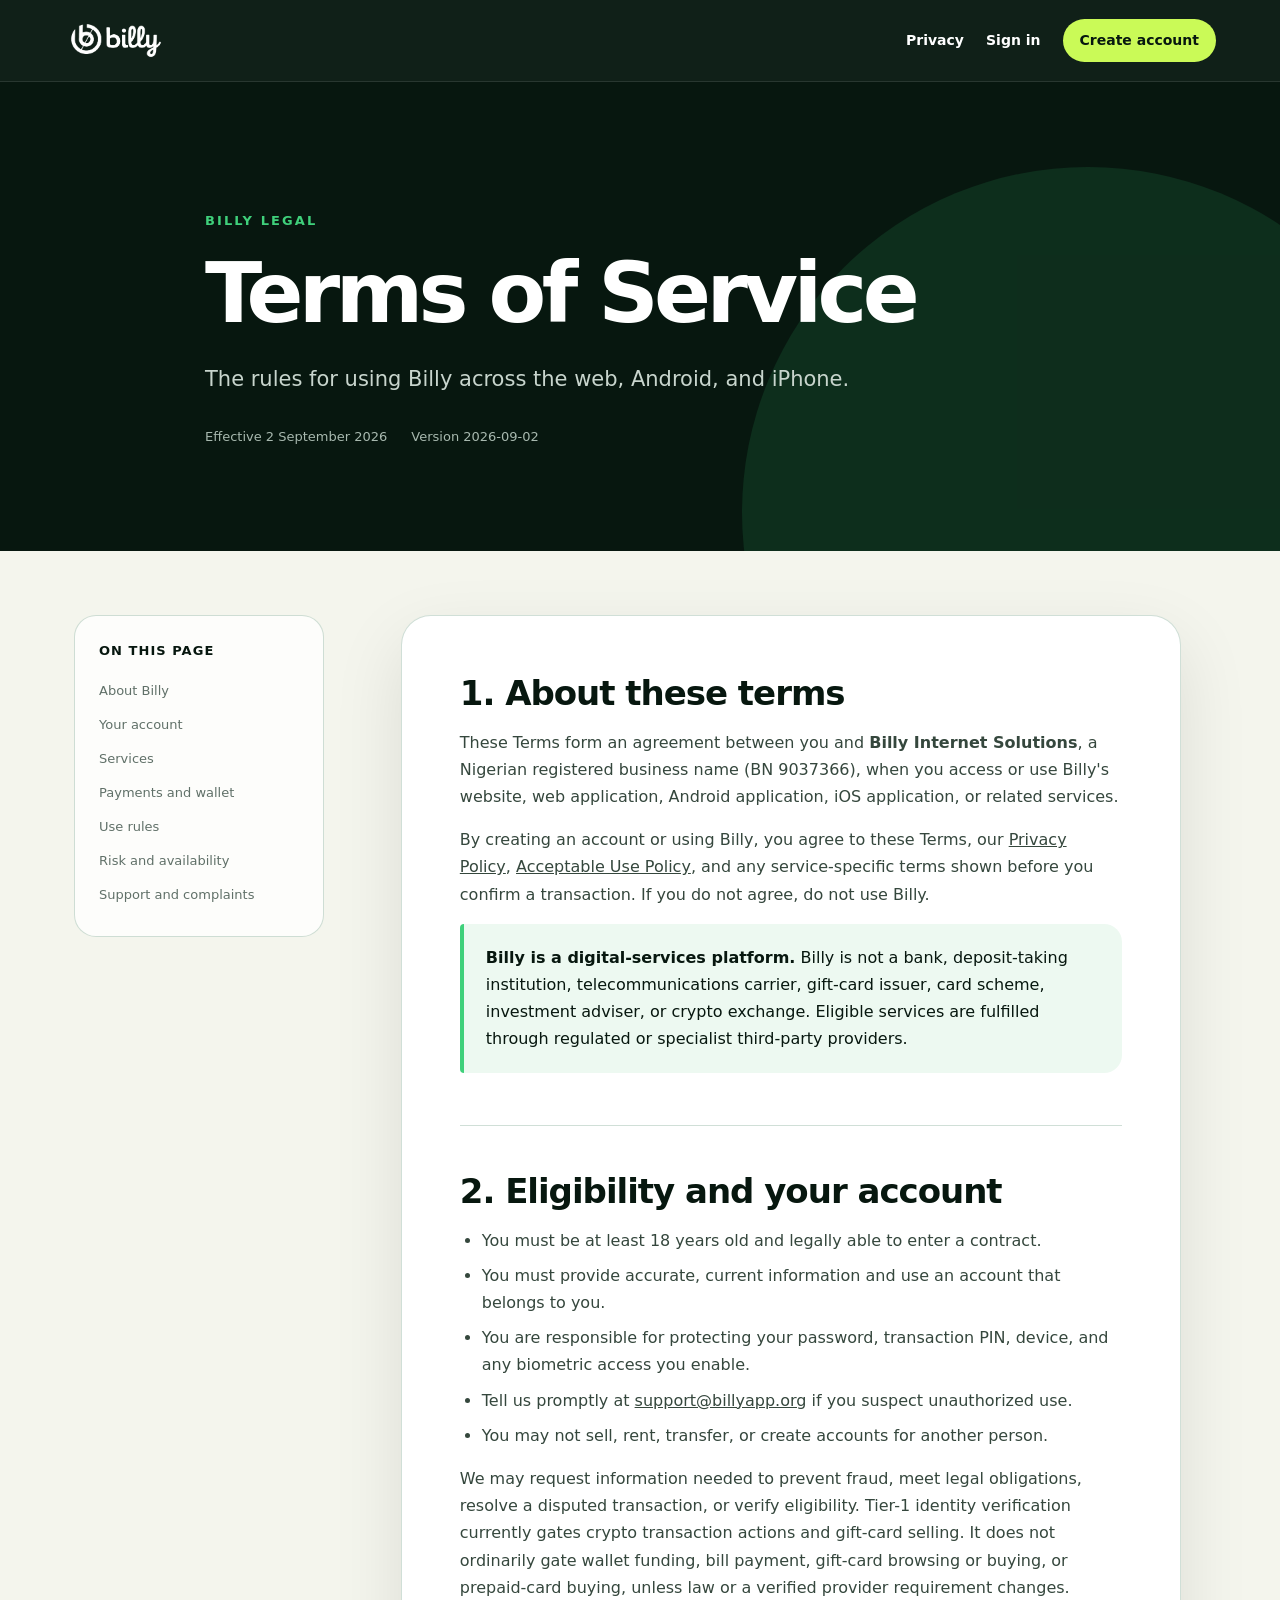
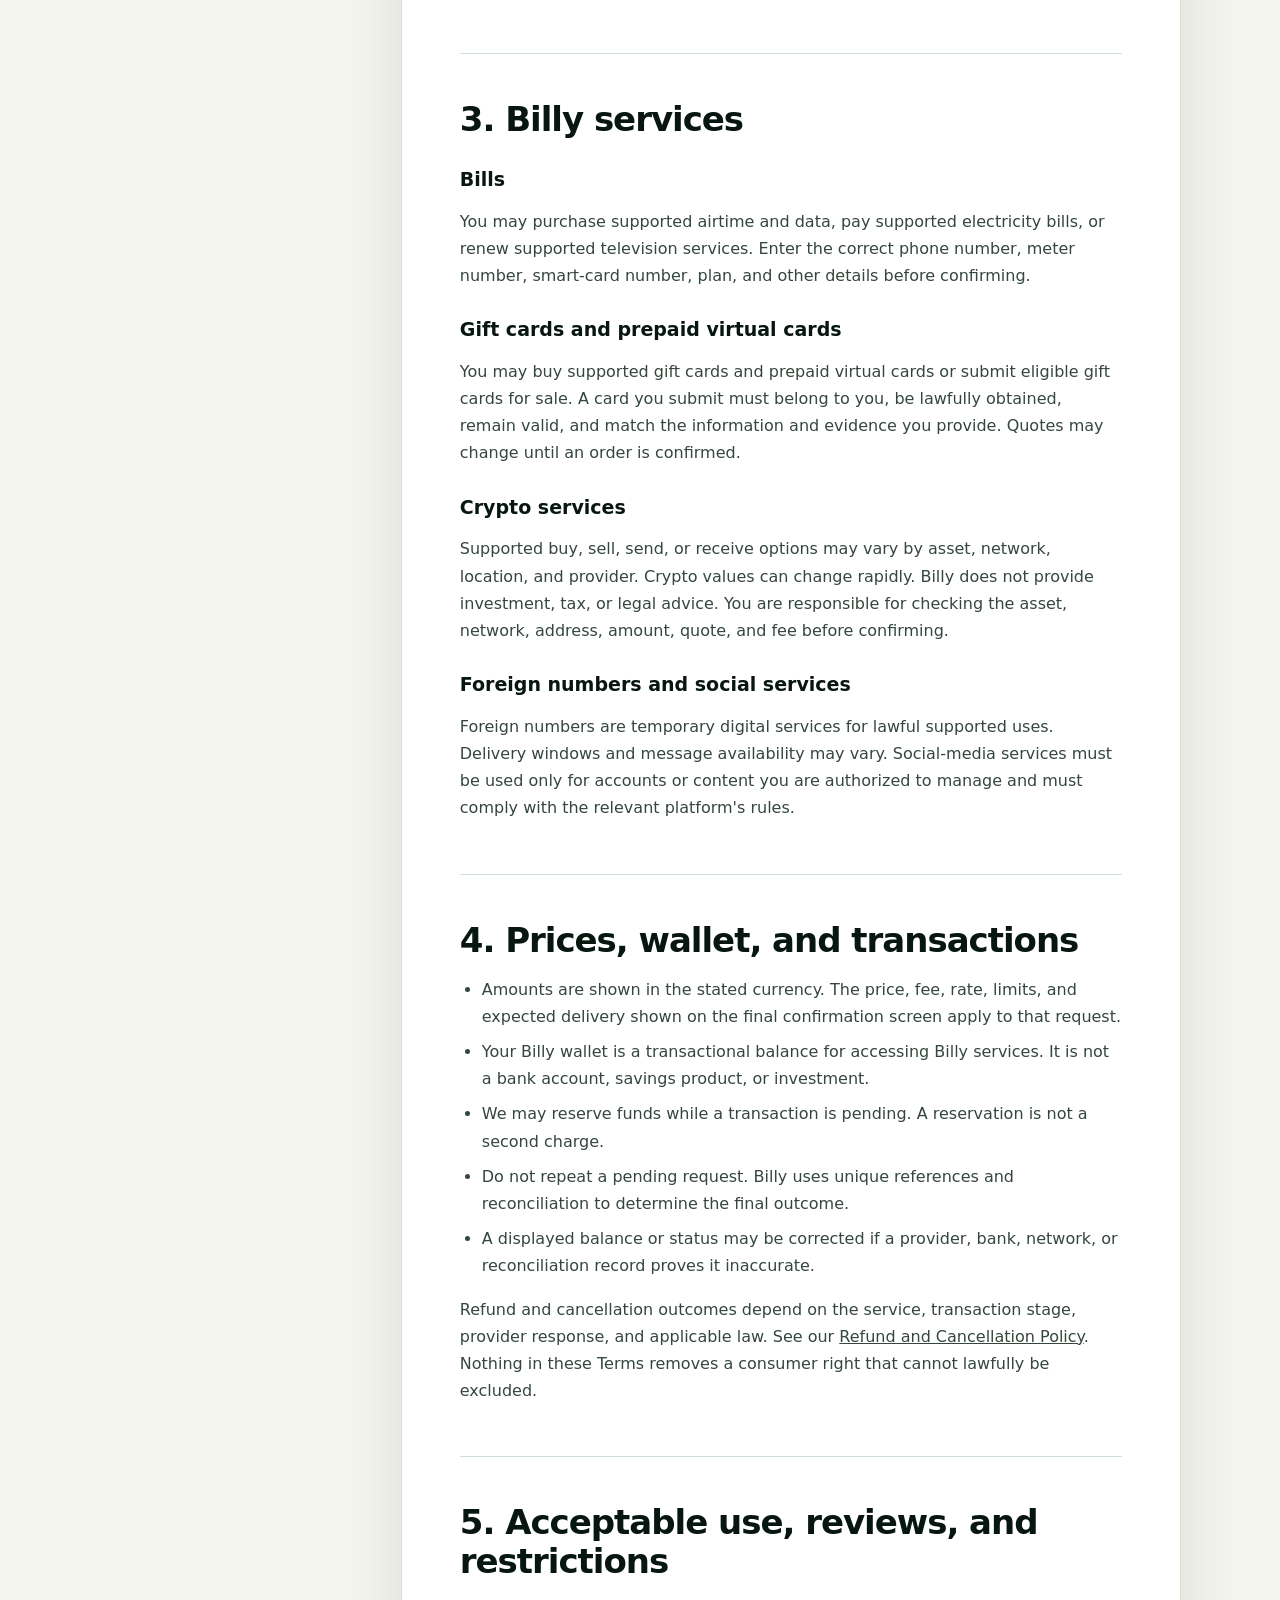
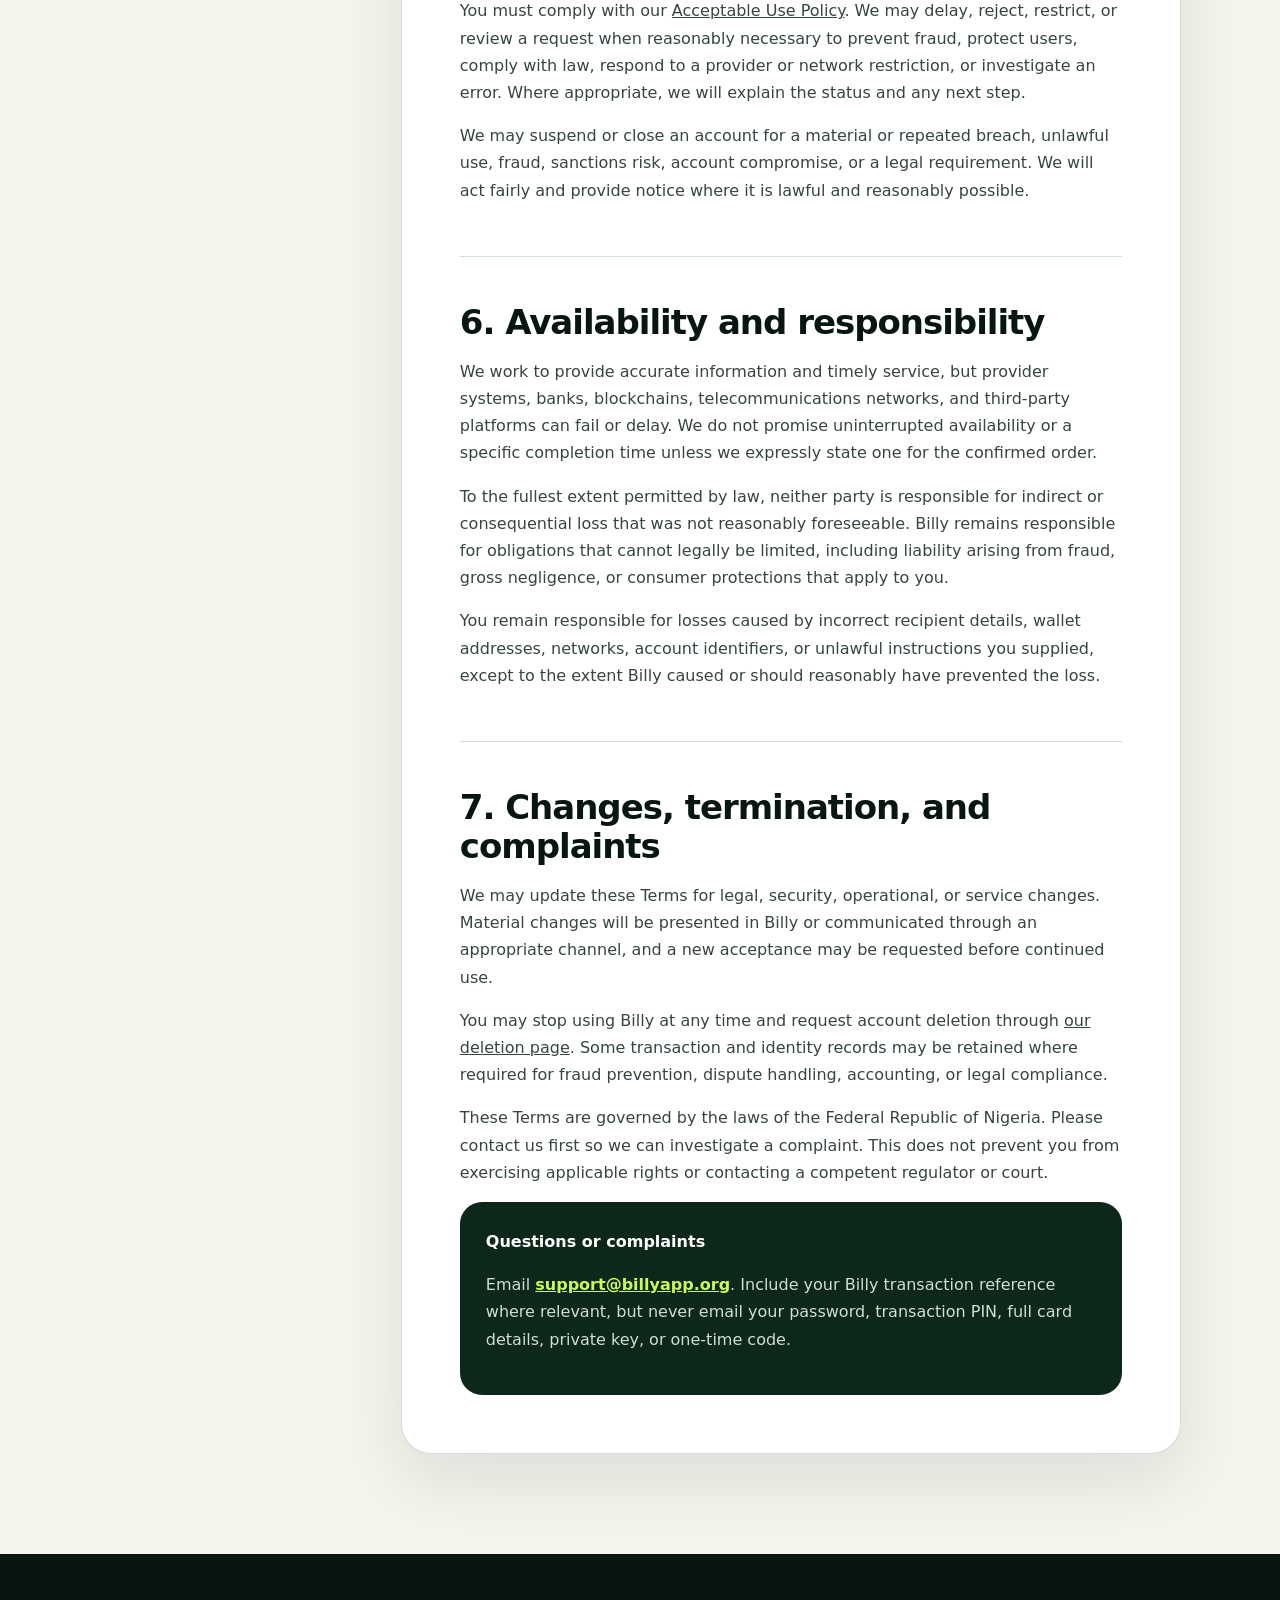
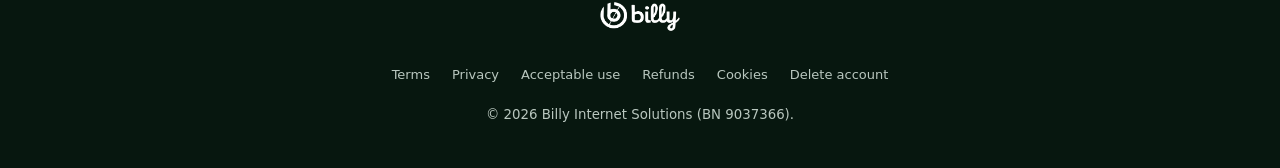
<file: terms.html>
<!doctype html>
<html lang="en">
<head>
  <meta charset="UTF-8"><meta name="viewport" content="width=device-width, initial-scale=1">
  <meta name="description" content="Terms governing use of Billy's web and mobile digital-services platform.">
  <link rel="canonical" href="https://billyapp.org/terms"><link rel="icon" href="/assets/favicon.png"><link rel="stylesheet" href="/legal.css">
  <title>Terms of Service | Billy</title>
</head>
<body>
<a class="skip-link" href="#content">Skip to content</a>
<header class="legal-header"><a class="legal-brand" href="/" aria-label="Billy home"><img src="/assets/billy-wordmark.png" alt="Billy"></a><nav class="legal-nav" aria-label="Legal page navigation"><a href="/privacy">Privacy</a><a href="https://app.billyapp.org/sign-in">Sign in</a><a class="legal-cta" href="https://app.billyapp.org/sign-up">Create account</a></nav></header>
<main>
  <section class="legal-hero"><div class="legal-hero-inner"><p class="legal-kicker">Billy legal</p><h1>Terms of Service</h1><p class="legal-summary">The rules for using Billy across the web, Android, and iPhone.</p><div class="legal-meta"><span>Effective 2 September 2026</span><span>Version 2026-09-02</span></div></div></section>
  <div class="legal-shell">
    <aside class="legal-toc"><strong>On this page</strong><a href="#about">About Billy</a><a href="#account">Your account</a><a href="#services">Services</a><a href="#money">Payments and wallet</a><a href="#rules">Use rules</a><a href="#risk">Risk and availability</a><a href="#complaints">Support and complaints</a></aside>
    <article class="legal-content" id="content">
      <section id="about"><h2>1. About these terms</h2><p>These Terms form an agreement between you and <strong>Billy Internet Solutions</strong>, a Nigerian registered business name (BN 9037366), when you access or use Billy's website, web application, Android application, iOS application, or related services.</p><p>By creating an account or using Billy, you agree to these Terms, our <a href="/privacy">Privacy Policy</a>, <a href="/acceptable-use">Acceptable Use Policy</a>, and any service-specific terms shown before you confirm a transaction. If you do not agree, do not use Billy.</p><div class="legal-note"><strong>Billy is a digital-services platform.</strong> Billy is not a bank, deposit-taking institution, telecommunications carrier, gift-card issuer, card scheme, investment adviser, or crypto exchange. Eligible services are fulfilled through regulated or specialist third-party providers.</div></section>
      <section id="account"><h2>2. Eligibility and your account</h2><ul><li>You must be at least 18 years old and legally able to enter a contract.</li><li>You must provide accurate, current information and use an account that belongs to you.</li><li>You are responsible for protecting your password, transaction PIN, device, and any biometric access you enable.</li><li>Tell us promptly at <a href="mailto:support@billyapp.org">support@billyapp.org</a> if you suspect unauthorized use.</li><li>You may not sell, rent, transfer, or create accounts for another person.</li></ul><p>We may request information needed to prevent fraud, meet legal obligations, resolve a disputed transaction, or verify eligibility. Tier-1 identity verification currently gates crypto transaction actions and gift-card selling. It does not ordinarily gate wallet funding, bill payment, gift-card browsing or buying, or prepaid-card buying, unless law or a verified provider requirement changes.</p></section>
      <section id="services"><h2>3. Billy services</h2><h3>Bills</h3><p>You may purchase supported airtime and data, pay supported electricity bills, or renew supported television services. Enter the correct phone number, meter number, smart-card number, plan, and other details before confirming.</p><h3>Gift cards and prepaid virtual cards</h3><p>You may buy supported gift cards and prepaid virtual cards or submit eligible gift cards for sale. A card you submit must belong to you, be lawfully obtained, remain valid, and match the information and evidence you provide. Quotes may change until an order is confirmed.</p><h3>Crypto services</h3><p>Supported buy, sell, send, or receive options may vary by asset, network, location, and provider. Crypto values can change rapidly. Billy does not provide investment, tax, or legal advice. You are responsible for checking the asset, network, address, amount, quote, and fee before confirming.</p><h3>Foreign numbers and social services</h3><p>Foreign numbers are temporary digital services for lawful supported uses. Delivery windows and message availability may vary. Social-media services must be used only for accounts or content you are authorized to manage and must comply with the relevant platform's rules.</p></section>
      <section id="money"><h2>4. Prices, wallet, and transactions</h2><ul><li>Amounts are shown in the stated currency. The price, fee, rate, limits, and expected delivery shown on the final confirmation screen apply to that request.</li><li>Your Billy wallet is a transactional balance for accessing Billy services. It is not a bank account, savings product, or investment.</li><li>We may reserve funds while a transaction is pending. A reservation is not a second charge.</li><li>Do not repeat a pending request. Billy uses unique references and reconciliation to determine the final outcome.</li><li>A displayed balance or status may be corrected if a provider, bank, network, or reconciliation record proves it inaccurate.</li></ul><p>Refund and cancellation outcomes depend on the service, transaction stage, provider response, and applicable law. See our <a href="/refunds">Refund and Cancellation Policy</a>. Nothing in these Terms removes a consumer right that cannot lawfully be excluded.</p></section>
      <section id="rules"><h2>5. Acceptable use, reviews, and restrictions</h2><p>You must comply with our <a href="/acceptable-use">Acceptable Use Policy</a>. We may delay, reject, restrict, or review a request when reasonably necessary to prevent fraud, protect users, comply with law, respond to a provider or network restriction, or investigate an error. Where appropriate, we will explain the status and any next step.</p><p>We may suspend or close an account for a material or repeated breach, unlawful use, fraud, sanctions risk, account compromise, or a legal requirement. We will act fairly and provide notice where it is lawful and reasonably possible.</p></section>
      <section id="risk"><h2>6. Availability and responsibility</h2><p>We work to provide accurate information and timely service, but provider systems, banks, blockchains, telecommunications networks, and third-party platforms can fail or delay. We do not promise uninterrupted availability or a specific completion time unless we expressly state one for the confirmed order.</p><p>To the fullest extent permitted by law, neither party is responsible for indirect or consequential loss that was not reasonably foreseeable. Billy remains responsible for obligations that cannot legally be limited, including liability arising from fraud, gross negligence, or consumer protections that apply to you.</p><p>You remain responsible for losses caused by incorrect recipient details, wallet addresses, networks, account identifiers, or unlawful instructions you supplied, except to the extent Billy caused or should reasonably have prevented the loss.</p></section>
      <section id="complaints"><h2>7. Changes, termination, and complaints</h2><p>We may update these Terms for legal, security, operational, or service changes. Material changes will be presented in Billy or communicated through an appropriate channel, and a new acceptance may be requested before continued use.</p><p>You may stop using Billy at any time and request account deletion through <a href="/account-deletion">our deletion page</a>. Some transaction and identity records may be retained where required for fraud prevention, dispute handling, accounting, or legal compliance.</p><p>These Terms are governed by the laws of the Federal Republic of Nigeria. Please contact us first so we can investigate a complaint. This does not prevent you from exercising applicable rights or contacting a competent regulator or court.</p><div class="legal-contact"><strong>Questions or complaints</strong><p>Email <a href="mailto:support@billyapp.org">support@billyapp.org</a>. Include your Billy transaction reference where relevant, but never email your password, transaction PIN, full card details, private key, or one-time code.</p></div></section>
    </article>
  </div>
</main>
<footer class="legal-footer"><a href="/"><img src="/assets/billy-wordmark.png" alt="Billy"></a><div class="legal-footer-links"><a href="/terms">Terms</a><a href="/privacy">Privacy</a><a href="/acceptable-use">Acceptable use</a><a href="/refunds">Refunds</a><a href="/cookies">Cookies</a><a href="/account-deletion">Delete account</a></div><small>&copy; <span data-year></span> Billy Internet Solutions (BN 9037366).</small></footer>
<script src="/legal.js" defer></script>
</body>
</html>
</file>
<file: styles.css>
:root {
  --ink: #07170f;
  --ink-soft: #0d271a;
  --green: #146237;
  --green-light: #3fd07b;
  --lime: #cafa57;
  --cream: #f4f5ed;
  --white: #fff;
  --muted: #a7b4aa;
  --line: rgba(20, 98, 55, 0.18);
  --radius: 28px;
  --shadow: 0 28px 80px rgba(3, 19, 10, 0.18);
}

* { box-sizing: border-box; }
html { scroll-behavior: smooth; }
body {
  margin: 0;
  background: var(--cream);
  color: var(--ink);
  font-family: Inter, ui-sans-serif, system-ui, -apple-system, BlinkMacSystemFont, "Segoe UI", sans-serif;
  -webkit-font-smoothing: antialiased;
  overflow-x: hidden;
}
button, a { font: inherit; }
a { color: inherit; text-decoration: none; }
button { cursor: pointer; }
img { display: block; max-width: 100%; }
.sr-only { clip: rect(0, 0, 0, 0); clip-path: inset(50%); height: 1px; overflow: hidden; position: absolute; white-space: nowrap; width: 1px; }

.skip-link { position: fixed; left: 16px; top: -80px; z-index: 100; padding: 12px 16px; border-radius: 12px; background: var(--lime); color: var(--ink); font-weight: 800; transition: top .2s; }
.skip-link:focus { top: 16px; }

.site-header {
  align-items: center; display: flex; justify-content: space-between; left: 50%; max-width: 1200px;
  padding: 18px 24px; position: absolute; top: 16px; transform: translateX(-50%); width: calc(100% - 40px); z-index: 20;
}
.site-header::before { background: rgba(7, 23, 15, .58); border: 1px solid rgba(255,255,255,.1); border-radius: 999px; content: ""; inset: 0; position: absolute; backdrop-filter: blur(18px); box-shadow: 0 14px 36px rgba(0,0,0,.12); }
.brand, .header-auth, .site-nav, .menu-button { position: relative; z-index: 1; }
.brand img { height: 36px; width: auto; }
.header-auth { display: none; }
.site-nav { align-items: center; color: rgba(255,255,255,.74); display: flex; gap: 30px; font-size: 14px; font-weight: 700; }
.site-nav a { transition: color .2s, transform .2s; }
.site-nav a:hover, .site-nav a:focus-visible { color: #fff; transform: translateY(-1px); }
.nav-cta { background: var(--lime); border-radius: 999px; color: var(--ink) !important; padding: 12px 20px; }
.menu-button { background: transparent; border: 0; display: none; height: 42px; width: 42px; }
.menu-button span { background: white; display: block; height: 2px; margin: 6px auto; transition: transform .2s; width: 22px; }

.hero { align-items: center; background: var(--ink); color: white; display: grid; gap: 72px; grid-template-columns: minmax(0, 1.05fr) minmax(370px, .95fr); min-height: 860px; overflow: hidden; padding: 150px max(6vw, 28px) 80px; position: relative; }
.hero::after { background-image: radial-gradient(rgba(255,255,255,.14) 1px, transparent 1px); background-size: 22px 22px; content: ""; inset: 0 0 auto 48%; height: 100%; mask-image: linear-gradient(to left, #000, transparent); opacity: .22; position: absolute; }
.hero-copy, .phone-stage { position: relative; z-index: 2; }
.hero-copy { max-width: 700px; }
.eyebrow { align-items: center; color: #c3f6d4; display: flex; font-size: 12px; font-weight: 850; gap: 10px; letter-spacing: .14em; text-transform: uppercase; }
.eyebrow span { background: var(--green-light); border-radius: 999px; height: 8px; width: 8px; }
.eyebrow.dark { color: var(--green); }
h1, h2, h3 { font-family: ui-rounded, "SF Pro Rounded", "Segoe UI", sans-serif; letter-spacing: -.05em; margin: 0; }
h1 { font-size: clamp(60px, 7.8vw, 112px); font-weight: 850; line-height: .9; margin: 26px 0 30px; }
h1 em, h2 em { color: var(--lime); font-style: normal; }
.headline-fixed { display: block; }
.service-rotator { color: var(--lime); display: block; font-size: .88em; height: 1.18em; line-height: 1.04; overflow: hidden; position: relative; white-space: nowrap; }
.service-word { inset: 0 auto auto 0; opacity: 0; position: absolute; transform: translateY(110%); transition: opacity .48s ease, transform .58s cubic-bezier(.22,.9,.3,1); }
.service-word.is-active { opacity: 1; transform: translateY(0); }
.service-word.is-exiting { opacity: 0; transform: translateY(-110%); }
.service-word.is-resetting { transition: none; }
.hero-lede { color: rgba(255,255,255,.68); font-size: clamp(17px, 1.45vw, 21px); line-height: 1.7; margin: 0; max-width: 650px; }
.store-actions { align-items: flex-start; display: flex; flex-wrap: wrap; gap: 14px; margin-top: 36px; }
.store-option { align-items: center; display: flex; flex-direction: column; min-width: 210px; }
.store-badge-button { appearance: none; background: transparent; border: 0; border-radius: 10px; cursor: pointer; display: grid; height: 80px; padding: 0; place-items: center; transition: filter .2s, transform .2s; width: 210px; }
.store-badge-button:hover, .store-badge-button:focus-visible { filter: drop-shadow(0 12px 20px rgba(0,0,0,.28)); transform: translateY(-3px); }
.store-badge-button:focus-visible { outline: 3px solid var(--lime); outline-offset: 4px; }
.store-badge { display: block; object-fit: contain; }
.store-badge-apple { height: 54px; width: auto; }
.store-badge-google { height: 80px; width: auto; }
.store-status { color: rgba(255,255,255,.54); display: block; font-size: 10px; font-weight: 750; letter-spacing: .08em; line-height: 1.2; margin-top: 10px; text-transform: uppercase; }
.hero-proof { border-top: 1px solid rgba(255,255,255,.12); display: flex; gap: 42px; margin-top: 42px; padding-top: 28px; }
.hero-proof div { display: grid; gap: 2px; }
.hero-proof strong { color: var(--lime); font-size: 23px; }
.hero-proof span { color: rgba(255,255,255,.48); font-size: 12px; }
.hero-glow { border-radius: 50%; filter: blur(1px); position: absolute; }
.hero-glow-one { background: rgba(38, 194, 103, .25); height: 580px; right: -180px; top: 80px; width: 580px; }
.hero-glow-two { background: rgba(202,250,87,.09); bottom: -260px; height: 520px; left: 18%; width: 520px; }

.phone-stage { align-items: center; display: flex; justify-content: center; min-height: 650px; }
.phone-shell { background: #030705; border: 1px solid rgba(255,255,255,.35); border-radius: 55px; box-shadow: 0 58px 110px rgba(0,0,0,.52), inset 0 0 0 3px #17251c; padding: 10px; position: relative; transform: rotate(2deg); width: min(355px, 85vw); z-index: 3; }
.phone-speaker { background: #040705; border-radius: 999px; height: 25px; left: 50%; position: absolute; top: 17px; transform: translateX(-50%); width: 92px; z-index: 5; }
.phone-screen { background: #08180f; border-radius: 45px; min-height: 705px; overflow: hidden; padding: 17px 15px 12px; position: relative; }
.app-topline { display: flex; font-size: 9px; font-weight: 800; justify-content: space-between; opacity: .78; padding: 0 10px 12px; }
.app-greeting { align-items: center; display: grid; gap: 9px; grid-template-columns: 34px 1fr 34px; margin-bottom: 13px; }
.avatar { align-items: center; border: 1px solid rgba(113,232,159,.28); border-radius: 50%; display: flex; height: 34px; justify-content: center; }
.app-greeting small, .app-greeting strong { display: block; }
.app-greeting small { color: #8da395; font-size: 8px; }
.app-greeting strong { font-size: 12px; margin-top: 2px; }
.bell { border: 1px solid rgba(113,232,159,.22); border-radius: 50%; height: 34px; padding-top: 7px; position: relative; text-align: center; }
.bell b { align-items: center; background: #f77f88; border-radius: 50%; display: flex; font-size: 6px; height: 12px; justify-content: center; position: absolute; right: -2px; top: -2px; width: 12px; }
.wallet-card { background: linear-gradient(135deg, #105a31, #21a258); border-radius: 25px; box-shadow: inset 0 0 0 1px rgba(255,255,255,.11); min-height: 187px; overflow: hidden; padding: 18px; position: relative; }
.wallet-card::after { border: 30px solid rgba(255,255,255,.055); border-radius: 50%; content: ""; height: 130px; position: absolute; right: -35px; top: 48px; width: 130px; }
.wallet-top { color: rgba(255,255,255,.75); display: flex; font-size: 8px; justify-content: space-between; line-height: 1.45; position: relative; z-index: 2; }
.wallet-top strong { color: white; font-size: 10px; }
.wallet-top b { background: rgba(255,255,255,.14); border-radius: 12px; height: fit-content; padding: 9px 12px; }
.wallet-balance { font-size: 28px; font-weight: 900; letter-spacing: -.04em; margin-top: 16px; position: relative; z-index: 2; }
.wallet-balance small { font-size: 16px; }
.wallet-reserved { color: rgba(255,255,255,.65); font-size: 8px; margin-top: 3px; }
.wallet-actions { display: grid; gap: 8px; grid-template-columns: 1fr 1fr; margin-top: 16px; position: relative; z-index: 2; }
.wallet-actions span { background: rgba(255,255,255,.13); border: 1px solid rgba(255,255,255,.15); border-radius: 12px; font-size: 9px; font-weight: 800; padding: 10px 3px; text-align: center; }
.quick-panel { border: 1px solid rgba(137,215,166,.17); border-radius: 22px; margin-top: 12px; padding: 14px; }
.panel-title strong, .panel-title small { display: block; }
.panel-title strong { font-size: 11px; }
.panel-title small { color: #84958a; font-size: 7px; margin-top: 2px; }
.quick-grid { display: grid; gap: 8px; grid-template-columns: repeat(3, 1fr); margin-top: 11px; }
.quick-grid div { align-items: center; background: #123a26; border: 1px solid rgba(102,209,145,.12); border-radius: 13px; display: flex; flex-direction: column; gap: 5px; min-height: 59px; justify-content: center; }
.quick-grid i { align-items: center; background: #092217; border-radius: 50%; color: #4dda88; display: flex; font-size: 15px; font-style: normal; height: 27px; justify-content: center; width: 27px; }
.quick-grid span { font-size: 7px; font-weight: 800; }
.mini-security { align-items: center; background: #0f6134; border-radius: 12px; display: flex; font-size: 8px; gap: 8px; margin-top: 11px; min-height: 38px; padding: 6px 10px; }
.mini-security span { align-items: center; background: white; border-radius: 50%; color: var(--green); display: flex; height: 24px; justify-content: center; width: 24px; }
.mini-security b:last-child { margin-left: auto; }
.app-tabs { align-items: center; background: #102e20; border: 1px solid rgba(109,203,145,.24); border-radius: 999px; bottom: 8px; display: grid; grid-template-columns: repeat(5,1fr); height: 49px; left: 15px; position: absolute; right: 15px; text-align: center; }
.app-tabs span { color: #a1b5a7; display: grid; font-size: 14px; gap: 1px; justify-items: center; }
.app-tabs small { font-size: 5px; }
.app-tabs .tab-main { align-items: center; background: #4eca82; border: 5px solid #153d29; border-radius: 50%; color: white; display: flex; font-size: 18px; height: 49px; justify-content: center; margin: -15px auto 0; width: 49px; }
.orbit { border: 1px solid rgba(111,239,160,.22); border-radius: 50%; position: absolute; }
.orbit-one { height: 500px; width: 500px; }
.orbit-two { height: 620px; width: 620px; }
.floating-chip { align-items: center; backdrop-filter: blur(16px); background: rgba(255,255,255,.1); border: 1px solid rgba(255,255,255,.18); border-radius: 999px; box-shadow: 0 18px 40px rgba(0,0,0,.2); display: flex; font-size: 12px; font-weight: 800; gap: 8px; padding: 10px 15px; position: absolute; z-index: 5; }
.floating-chip span { align-items: center; background: var(--lime); border-radius: 50%; color: var(--ink); display: flex; height: 22px; justify-content: center; width: 22px; }
.chip-one { left: 1%; top: 22%; transform: rotate(-8deg); }
.chip-two { bottom: 20%; right: 0; transform: rotate(7deg); }

.marquee { background: var(--lime); overflow: hidden; padding: 17px 0; transform: rotate(-1deg) scale(1.02); }
.marquee-track { animation: marquee 25s linear infinite; display: flex; gap: 26px; min-width: max-content; white-space: nowrap; }
.marquee span { font-family: ui-rounded, sans-serif; font-size: 15px; font-weight: 900; text-transform: uppercase; }
.marquee i { color: var(--green); font-style: normal; }
@keyframes marquee { to { transform: translateX(-50%); } }

.section { margin: 0 auto; max-width: 1240px; padding: 130px 28px; }
.section-heading { display: grid; grid-template-columns: 1.25fr .75fr; margin-bottom: 60px; }
.section-heading .eyebrow { grid-column: 1 / -1; margin-bottom: 22px; }
.section-heading h2, .security-copy h2, .download-section h2 { font-size: clamp(48px, 6vw, 84px); line-height: .95; }
.section-heading h2 em, .why-card h2 em { color: var(--green); }
.section-heading > p { align-self: end; color: #536057; font-size: 17px; line-height: 1.7; margin: 0 0 6px 44px; }
.feature-grid { display: grid; gap: 18px; grid-template-columns: repeat(3, 1fr); }
.feature-card { background: #fff; border: 1px solid var(--line); border-radius: var(--radius); min-height: 340px; overflow: hidden; padding: 30px; position: relative; }
.feature-card-large { grid-column: span 2; }
.feature-card-wide { align-items: center; display: grid; gap: 40px; grid-column: span 2; grid-template-columns: .85fr 1.15fr; }
.feature-card-lime { background: var(--lime); border-color: transparent; }
.feature-card-dark { background: var(--ink); border-color: var(--ink); color: white; }
.feature-card-soft { background: #dfeee3; }
.feature-icon { align-items: center; background: #e5f4e8; border-radius: 17px; color: var(--green); display: flex; font-size: 25px; height: 54px; justify-content: center; width: 54px; }
.feature-card-dark .feature-icon { background: #173a28; color: var(--lime); }
.dark-icon { background: rgba(7,23,15,.9); color: var(--lime); }
.feature-number { color: rgba(7,23,15,.38); font-size: 11px; font-weight: 900; letter-spacing: .12em; position: absolute; right: 28px; top: 28px; }
.feature-card-dark .feature-number { color: rgba(255,255,255,.35); }
.feature-card h3 { font-size: clamp(28px, 3vw, 42px); line-height: 1.02; margin-top: 50px; max-width: 580px; }
.feature-card p { color: #667168; font-size: 14px; line-height: 1.7; max-width: 520px; }
.feature-card-dark p { color: rgba(255,255,255,.58); }
.bill-pills { display: flex; flex-wrap: wrap; gap: 8px; margin-top: 30px; }
.bill-pills span { background: #edf5ef; border: 1px solid #d3e6d7; border-radius: 999px; color: var(--green); font-size: 11px; font-weight: 800; padding: 10px 15px; }
.stacked-cards { height: 90px; margin: 26px auto 0; position: relative; width: 170px; }
.stacked-cards > span { background: var(--ink); border: 1px solid rgba(255,255,255,.2); border-radius: 15px; height: 78px; left: 20px; position: absolute; top: 0; transform: rotate(-5deg); width: 130px; }
.stacked-cards > span:nth-child(2) { background: var(--green); transform: rotate(4deg); }
.stacked-cards > span:nth-child(3) { background: linear-gradient(135deg, #fff, #dff1e4); transform: rotate(-1deg); }
.gift-card-face { align-content: space-between; color: var(--ink); display: grid; grid-template-columns: auto 1fr; padding: 11px 13px; }
.gift-card-face img { background: var(--green); border-radius: 8px; height: 24px; padding: 4px; width: 24px; }
.gift-card-face small { align-self: center; font-size: 8px; font-weight: 900; letter-spacing: .12em; text-align: right; }
.gift-card-face strong { font-size: 10px; grid-column: 1 / -1; letter-spacing: .1em; }
.coin-row { display: flex; margin-top: 34px; }
.coin-row span { align-items: center; background: var(--lime); border: 4px solid var(--ink); border-radius: 50%; color: var(--ink); display: flex; font-size: 21px; font-weight: 900; height: 54px; justify-content: center; margin-left: -8px; width: 54px; }
.coin-row span:first-child { margin-left: 0; }
.virtual-card { aspect-ratio: 1.75; background: linear-gradient(135deg, #0d4226, #1d9f56); border-radius: 24px; box-shadow: 0 20px 50px rgba(8,53,27,.25); color: white; display: grid; overflow: hidden; padding: 24px; position: relative; transform: rotate(3deg); }
.virtual-card::after { border: 32px solid rgba(255,255,255,.06); border-radius: 50%; content: ""; height: 150px; position: absolute; right: -50px; top: -30px; width: 150px; }
.virtual-card img { height: 36px; opacity: .9; width: 36px; }
.virtual-card > span { font-size: 9px; font-weight: 800; position: absolute; right: 22px; top: 22px; }
.virtual-card strong { align-self: end; font-size: 15px; letter-spacing: .1em; }
.virtual-card small { font-size: 8px; opacity: .65; }

.journey-section { padding-top: 110px; }
.journey-grid { display: grid; gap: 18px; grid-template-columns: repeat(3, 1fr); }
.journey-card { background: white; border: 1px solid var(--line); border-radius: 32px; display: flex; flex-direction: column; min-height: 350px; overflow: hidden; padding: 30px; position: relative; }
.journey-card-lime { background: var(--lime); border-color: transparent; }
.journey-card-dark { background: var(--ink); border-color: var(--ink); color: white; }
.journey-number { color: rgba(7,23,15,.35); font-size: 11px; font-weight: 900; letter-spacing: .12em; position: absolute; right: 28px; top: 28px; }
.journey-card-dark .journey-number { color: rgba(255,255,255,.35); }
.journey-icon { align-items: center; background: #e7f4e9; border-radius: 18px; color: var(--green); display: flex; font-size: 20px; font-weight: 900; height: 56px; justify-content: center; width: 56px; }
.journey-card-lime .journey-icon { background: var(--ink); color: var(--lime); }
.journey-card-dark .journey-icon { background: #173a28; color: var(--lime); }
.journey-card h3 { font-size: clamp(28px, 2.7vw, 40px); line-height: 1.02; margin-top: auto; max-width: 320px; }
.journey-card p { color: #657068; font-size: 14px; line-height: 1.7; margin: 18px 0 0; }
.journey-card-dark p { color: rgba(255,255,255,.58); }

.use-cases-section { padding-bottom: 110px; padding-top: 50px; }
.use-cases-heading { background: var(--green); border-radius: 38px 38px 0 0; color: white; padding: 60px 60px 52px; }
.use-cases-heading h2 { font-size: clamp(44px, 5.4vw, 74px); line-height: .96; margin-top: 22px; }
.use-cases-heading h2 em { color: var(--lime); font-style: normal; }
.use-case-grid { background: #0e4e2b; border-radius: 0 0 38px 38px; display: grid; gap: 1px; grid-template-columns: repeat(2, 1fr); overflow: hidden; }
.use-case-grid article { background: rgba(255,255,255,.055); color: white; min-height: 250px; padding: 36px; }
.use-case-grid article > span { color: var(--lime); font-size: 11px; font-weight: 900; letter-spacing: .12em; }
.use-case-grid h3 { font-size: clamp(25px, 2.5vw, 36px); line-height: 1.05; margin-top: 54px; }
.use-case-grid p { color: rgba(255,255,255,.6); font-size: 14px; line-height: 1.7; max-width: 470px; }

.security-section { align-items: center; background: var(--ink); color: white; display: grid; gap: 80px; grid-template-columns: 1fr 1fr; min-height: 850px; overflow: hidden; padding: 110px max(6vw, 28px); }
.security-visual { align-items: center; display: flex; justify-content: center; min-height: 560px; position: relative; }
.shield-rings { align-items: center; border: 1px solid rgba(76,219,130,.22); border-radius: 50%; display: flex; height: 380px; justify-content: center; position: relative; width: 380px; }
.shield-rings::before, .shield-rings::after { border: 1px solid rgba(76,219,130,.14); border-radius: 50%; content: ""; position: absolute; }
.shield-rings::before { height: 280px; width: 280px; }
.shield-rings::after { height: 500px; width: 500px; }
.shield-core { align-items: center; background: var(--lime); border-radius: 42% 42% 48% 48%; box-shadow: 0 0 80px rgba(202,250,87,.24); color: var(--ink); display: flex; font-size: 70px; font-weight: 900; height: 165px; justify-content: center; width: 145px; }
.security-chip { background: white; border-radius: 999px; color: var(--green); font-size: 13px; font-weight: 900; padding: 14px 20px; position: absolute; }
.security-chip-one { left: 3%; top: 24%; transform: rotate(-7deg); }
.security-chip-two { bottom: 21%; right: 0; transform: rotate(6deg); }
.security-copy { max-width: 610px; }
.security-copy h2 { margin: 24px 0; }
.security-copy > p { color: rgba(255,255,255,.6); font-size: 18px; line-height: 1.7; max-width: 560px; }
.security-copy ul { display: grid; gap: 14px; list-style: none; margin: 35px 0 0; padding: 0; }
.security-copy li { align-items: center; background: rgba(255,255,255,.055); border: 1px solid rgba(255,255,255,.09); border-radius: 18px; display: grid; gap: 14px; grid-template-columns: 38px 1fr; padding: 15px; }
.security-copy li > span { align-items: center; background: #174e2f; border-radius: 50%; color: var(--lime); display: flex; height: 38px; justify-content: center; width: 38px; }
.security-copy li strong, .security-copy li small { display: block; }
.security-copy li strong { font-size: 14px; }
.security-copy li small { color: rgba(255,255,255,.47); font-size: 11px; margin-top: 4px; }

.why-section { padding-bottom: 0; }
.why-card { align-items: center; background: var(--green); border-radius: 42px; color: white; display: grid; gap: 70px; grid-template-columns: .7fr 1.3fr; min-height: 500px; overflow: hidden; padding: 70px; position: relative; }
.why-card::before { background: rgba(255,255,255,.05); border-radius: 50%; content: ""; height: 500px; left: -180px; position: absolute; top: -120px; width: 500px; }
.why-card > img { filter: drop-shadow(0 26px 45px rgba(0,0,0,.18)); max-width: 280px; position: relative; width: 100%; }
.why-card h2 { font-size: clamp(44px, 5vw, 72px); line-height: .95; margin: 24px 0; }
.why-card p { color: rgba(255,255,255,.68); font-size: 17px; line-height: 1.75; max-width: 620px; }

.faq-section { display: grid; gap: 70px; grid-template-columns: .82fr 1.18fr; }
.faq-intro { align-self: start; position: sticky; top: 30px; }
.faq-intro h2 { font-size: clamp(46px, 5.2vw, 72px); line-height: .96; margin: 24px 0; }
.faq-intro h2 em { color: var(--green); font-style: normal; }
.faq-intro > p { color: #5c685f; font-size: 16px; line-height: 1.7; max-width: 450px; }
.faq-list { display: grid; gap: 12px; }
.faq-list details { background: white; border: 1px solid var(--line); border-radius: 22px; padding: 0 24px; }
.faq-list details[open] { background: #e8f3ea; }
.faq-list summary { align-items: center; cursor: pointer; display: flex; font-size: 17px; font-weight: 800; gap: 20px; justify-content: space-between; list-style: none; padding: 24px 0; }
.faq-list summary::-webkit-details-marker { display: none; }
.faq-list summary span { align-items: center; background: var(--ink); border-radius: 50%; color: var(--lime); display: flex; flex: 0 0 auto; font-size: 19px; height: 34px; justify-content: center; transition: transform .2s; width: 34px; }
.faq-list details[open] summary span { transform: rotate(45deg); }
.faq-list details p { color: #59655c; font-size: 14px; line-height: 1.75; margin: -2px 52px 24px 0; }

.download-section { align-items: center; background: var(--ink); color: white; display: flex; flex-direction: column; margin-top: 130px; overflow: hidden; padding: 110px 24px; position: relative; text-align: center; }
.download-section > img { height: 82px; margin-bottom: 22px; position: relative; width: 82px; z-index: 1; }
.eyebrow.centered { justify-content: center; position: relative; z-index: 1; }
.download-section h2 { margin: 25px 0; position: relative; z-index: 1; }
.download-section > p:not(.eyebrow) { color: rgba(255,255,255,.55); font-size: 17px; line-height: 1.7; max-width: 590px; position: relative; z-index: 1; }
.centered-actions { justify-content: center; position: relative; z-index: 1; }
.web-actions { display: flex; flex-wrap: wrap; gap: 12px; justify-content: center; margin: 28px 0 8px; position: relative; z-index: 1; }
.web-primary, .web-secondary { align-items: center; border-radius: 999px; display: inline-flex; font-weight: 850; justify-content: center; min-height: 52px; padding: 0 24px; text-decoration: none; }
.web-primary { background: var(--lime); color: var(--ink); }
.web-secondary { border: 1px solid rgba(255,255,255,.28); color: white; }
.download-orb { background: radial-gradient(circle, rgba(54,194,108,.24), transparent 68%); height: 800px; left: 50%; position: absolute; top: -280px; transform: translateX(-50%); width: 800px; }

footer { align-items: center; background: #030a06; color: rgba(255,255,255,.5); display: grid; font-size: 12px; gap: 20px; grid-template-columns: auto 1fr auto; padding: 34px max(5vw, 24px); }
.footer-brand img { height: 30px; }
footer p { margin: 0; }
footer > div { display: flex; gap: 22px; }
.footer-legal { opacity: .78; }
footer a:hover { color: white; }
footer small { grid-column: 1 / -1; border-top: 1px solid rgba(255,255,255,.08); padding-top: 18px; }

.toast { align-items: center; background: white; border: 1px solid var(--line); border-radius: 20px; bottom: 24px; box-shadow: var(--shadow); display: grid; gap: 12px; grid-template-columns: 42px 1fr 28px; max-width: 440px; opacity: 0; padding: 14px; pointer-events: none; position: fixed; right: 24px; transform: translateY(24px); transition: opacity .25s, transform .25s; width: calc(100% - 48px); z-index: 50; }
.toast.visible { opacity: 1; pointer-events: auto; transform: translateY(0); }
.toast img { background: var(--green); border-radius: 12px; height: 42px; padding: 6px; width: 42px; }
.toast strong, .toast span { display: block; }
.toast strong { font-size: 13px; }
.toast span { color: #667168; font-size: 11px; line-height: 1.45; margin-top: 2px; }
.toast button { background: transparent; border: 0; color: #7a857d; font-size: 22px; }

[data-reveal] { opacity: 0; transform: translateY(28px); transition: opacity .75s ease, transform .75s ease; }
[data-reveal].revealed { opacity: 1; transform: translateY(0); }

@media (min-width: 981px) {
  .hero {
    height: 100svh;
    min-height: 680px;
    padding-bottom: 28px;
    padding-top: 118px;
  }
  .hero-copy { align-self: center; }
  h1 {
    font-size: clamp(58px, min(6.4vw, 9.3vh), 96px);
    line-height: .88;
    margin: 18px 0 22px;
  }
  .hero-lede {
    font-size: clamp(15px, 1.15vw, 18px);
    line-height: 1.55;
    max-width: 620px;
  }
  .hero .store-actions { margin-top: 24px; }
  .hero .store-badge-button { height: 74px; }
  .hero .store-badge-apple { height: 50px; }
  .hero .store-badge-google { height: 74px; }
  .hero-proof {
    margin-top: 24px;
    padding-top: 16px;
  }
  .phone-stage {
    height: calc(100svh - 146px);
    max-height: 800px;
    min-height: 0;
  }
  .phone-shell {
    transform: rotate(2deg) scale(.9);
    width: min(335px, 34vw);
  }
}

@media (min-width: 981px) and (max-height: 820px) {
  .hero {
    padding-bottom: 18px;
    padding-top: 96px;
  }
  h1 {
    font-size: clamp(54px, 8.4vh, 74px);
    margin: 14px 0 17px;
  }
  .hero-lede { line-height: 1.45; }
  .hero .store-actions { margin-top: 16px; }
  .hero-proof {
    margin-top: 16px;
    padding-top: 12px;
  }
  .phone-stage { height: calc(100svh - 112px); }
  .phone-shell { transform: rotate(2deg) scale(.78); }
}

@media (max-width: 980px) {
  .hero { gap: 30px; grid-template-columns: 1fr; padding-top: 150px; text-align: center; }
  .hero-copy { margin: 0 auto; }
  .eyebrow, .store-actions, .hero-proof { justify-content: center; }
  .phone-stage { margin-top: 20px; }
  .section-heading { grid-template-columns: 1fr; }
  .section-heading > p { margin: 24px 0 0; max-width: 640px; }
  .feature-grid { grid-template-columns: 1fr 1fr; }
  .feature-card-large, .feature-card-wide { grid-column: span 2; }
  .journey-grid { grid-template-columns: 1fr; }
  .journey-card { min-height: 290px; }
  .use-cases-section { padding-top: 30px; }
  .security-section { grid-template-columns: 1fr; }
  .security-copy { margin: 0 auto; }
  .why-card { gap: 40px; padding: 50px; }
  .faq-section { gap: 50px; grid-template-columns: 1fr; }
  .faq-intro { position: static; }
}

@media (max-width: 700px) {
  .site-header { gap: 8px; padding: 13px 16px; top: 10px; width: calc(100% - 24px); }
  .brand { margin-right: auto; }
  .brand img { height: 30px; }
  .header-auth { align-items: center; background: var(--lime); border: 1px solid rgba(255,255,255,.18); border-radius: 999px; color: var(--ink); display: inline-flex; font-size: 13px; font-weight: 850; justify-content: center; min-height: 40px; padding: 0 16px; transition: background .2s, transform .2s; white-space: nowrap; }
  .header-auth:hover, .header-auth:focus-visible { background: #d8ff7e; transform: translateY(-1px); }
  .header-auth:focus-visible { outline: 3px solid rgba(202,250,87,.35); outline-offset: 3px; }
  .menu-button { display: block; flex: 0 0 42px; }
  .site-nav { align-items: stretch; background: #10261a; border: 1px solid rgba(255,255,255,.1); border-radius: 22px; display: none; flex-direction: column; gap: 0; left: 0; padding: 10px; position: absolute; right: 0; top: 68px; }
  .site-nav.open { display: flex; }
  .site-nav a { padding: 13px 15px; }
  .nav-cta { margin-top: 4px; text-align: center; }
  .hero { min-height: auto; padding: 125px 20px 70px; }
  h1 { font-size: clamp(52px, 17vw, 78px); }
  .service-rotator { font-size: .72em; height: 1.3em; line-height: 1.08; }
  .service-word { left: 50%; right: auto; transform: translate(-50%, 110%); }
  .service-word.is-active { transform: translate(-50%, 0); }
  .service-word.is-exiting { transform: translate(-50%, -110%); }
  .hero-lede { font-size: 16px; }
  .store-actions { align-items: center; flex-direction: column; }
  .hero-proof { gap: 22px; }
  .hero-proof strong { font-size: 19px; }
  .phone-stage { min-height: 620px; }
  .phone-shell { transform: none; width: min(335px, 92vw); }
  .phone-screen { min-height: 665px; }
  .chip-one { left: -8px; top: 24%; }
  .chip-two { bottom: 18%; right: -9px; }
  .orbit-two { height: 430px; width: 430px; }
  .section { padding: 95px 20px; }
  .section-heading h2, .security-copy h2, .download-section h2 { font-size: clamp(45px, 14vw, 65px); }
  .feature-grid { grid-template-columns: 1fr; }
  .feature-card, .feature-card-large, .feature-card-wide { grid-column: auto; }
  .feature-card-wide { grid-template-columns: 1fr; }
  .journey-section { padding-top: 80px; }
  .journey-card { min-height: 310px; }
  .use-cases-section { padding-bottom: 90px; }
  .use-cases-heading { border-radius: 30px 30px 0 0; padding: 42px 26px; }
  .use-case-grid { border-radius: 0 0 30px 30px; grid-template-columns: 1fr; }
  .use-case-grid article { min-height: 220px; padding: 28px; }
  .use-case-grid h3 { margin-top: 44px; }
  .security-section { gap: 20px; padding: 90px 20px; }
  .security-visual { min-height: 430px; }
  .shield-rings { height: 270px; width: 270px; }
  .shield-rings::before { height: 200px; width: 200px; }
  .shield-rings::after { height: 350px; width: 350px; }
  .shield-core { font-size: 52px; height: 125px; width: 110px; }
  .security-chip { font-size: 11px; padding: 12px 16px; }
  .why-section { padding-bottom: 0; }
  .why-card { grid-template-columns: 1fr; padding: 50px 28px; text-align: center; }
  .why-card > img { margin: 0 auto; max-width: 180px; }
  .why-card .eyebrow { justify-content: center; }
  .faq-list details { padding: 0 18px; }
  .faq-list summary { font-size: 15px; padding: 20px 0; }
  .faq-list details p { margin-right: 0; }
  .download-section { margin-top: 95px; padding: 90px 20px; }
  footer { grid-template-columns: 1fr; text-align: center; }
  .footer-brand img { margin: 0 auto; }
  footer > div { flex-wrap: wrap; justify-content: center; }
  footer small { grid-column: auto; }
  .toast { bottom: 14px; right: 14px; width: calc(100% - 28px); }
}

@media (max-width: 360px) {
  .site-header { gap: 5px; padding-inline: 12px; }
  .brand img { height: 27px; }
  .header-auth { font-size: 12px; min-height: 38px; padding: 0 12px; }
}

@media (prefers-reduced-motion: reduce) {
  html { scroll-behavior: auto; }
  *, *::before, *::after { animation-duration: .01ms !important; animation-iteration-count: 1 !important; transition-duration: .01ms !important; }
  [data-reveal] { opacity: 1; transform: none; }
  .service-word { display: none; }
  .service-word:first-child { display: block; opacity: 1; position: static; transform: none; }
}
</file>
<file: legal.css>
:root { --ink:#07170f; --ink-soft:#0d271a; --green:#146237; --green-light:#3fd07b; --lime:#cafa57; --cream:#f4f5ed; --white:#fff; --muted:#607068; --line:rgba(20,98,55,.2); --shadow:0 26px 70px rgba(7,23,15,.1); }
* { box-sizing:border-box; }
html { scroll-behavior:smooth; }
body { margin:0; color:var(--ink); background:var(--cream); font-family:Inter,ui-sans-serif,system-ui,-apple-system,BlinkMacSystemFont,"Segoe UI",sans-serif; line-height:1.7; }
a { color:inherit; }
.skip-link { position:fixed; left:16px; top:-80px; z-index:20; padding:10px 16px; border-radius:999px; background:var(--lime); font-weight:800; }
.skip-link:focus { top:16px; }
.legal-header { position:sticky; top:0; z-index:10; display:flex; align-items:center; justify-content:space-between; gap:24px; min-height:82px; padding:16px clamp(20px,5vw,72px); color:var(--white); background:rgba(7,23,15,.96); border-bottom:1px solid rgba(255,255,255,.1); backdrop-filter:blur(18px); }
.legal-brand img { display:block; width:104px; height:auto; }
.legal-nav { display:flex; align-items:center; gap:22px; font-size:14px; font-weight:750; }
.legal-nav a { text-decoration:none; }
.legal-nav .legal-cta { padding:10px 17px; border-radius:999px; color:var(--ink); background:var(--lime); }
.legal-hero { position:relative; overflow:hidden; padding:clamp(72px,10vw,132px) clamp(20px,7vw,110px) clamp(64px,8vw,104px); color:var(--white); background:var(--ink); }
.legal-hero::after { content:""; position:absolute; right:-12vw; bottom:-24vw; width:54vw; height:54vw; border-radius:50%; background:rgba(63,208,123,.12); }
.legal-hero-inner { position:relative; z-index:1; max-width:870px; margin:0 auto; }
.legal-kicker { margin:0 0 20px; color:var(--green-light); font-size:13px; font-weight:900; letter-spacing:.16em; text-transform:uppercase; }
.legal-hero h1 { max-width:760px; margin:0; font-size:clamp(42px,7vw,84px); line-height:.98; letter-spacing:-.055em; }
.legal-summary { max-width:720px; margin:28px 0 0; color:#c8d5cd; font-size:clamp(17px,2vw,21px); }
.legal-meta { display:flex; flex-wrap:wrap; gap:10px 24px; margin-top:28px; color:#a8b9af; font-size:13px; }
.legal-shell { display:grid; grid-template-columns:minmax(190px,250px) minmax(0,780px); gap:clamp(32px,6vw,88px); max-width:1180px; margin:0 auto; padding:64px 24px 100px; }
.legal-toc { align-self:start; position:sticky; top:112px; padding:24px; border:1px solid var(--line); border-radius:22px; background:rgba(255,255,255,.76); }
.legal-toc strong { display:block; margin-bottom:12px; font-size:13px; letter-spacing:.08em; text-transform:uppercase; }
.legal-toc a { display:block; padding:6px 0; color:var(--muted); font-size:13px; text-decoration:none; }
.legal-toc a:hover,.legal-toc a:focus-visible { color:var(--green); }
.legal-content { min-width:0; padding:clamp(26px,5vw,58px); border:1px solid var(--line); border-radius:30px; background:var(--white); box-shadow:var(--shadow); }
.legal-content section { scroll-margin-top:110px; }
.legal-content section+section { margin-top:52px; padding-top:46px; border-top:1px solid var(--line); }
.legal-content h2 { margin:0 0 16px; font-size:clamp(25px,3vw,34px); line-height:1.15; letter-spacing:-.03em; }
.legal-content h3 { margin:28px 0 10px; font-size:19px; line-height:1.3; }
.legal-content p,.legal-content li { color:#35473d; }
.legal-content ul,.legal-content ol { padding-left:22px; }
.legal-content li+li { margin-top:8px; }
.legal-note { padding:20px 22px; border-left:4px solid var(--green-light); border-radius:4px 18px 18px 4px; background:#edf9f1; }
.legal-warning { border-left-color:#d8971b; background:#fff8e9; }
.legal-card-grid { display:grid; grid-template-columns:repeat(2,minmax(0,1fr)); gap:14px; margin:24px 0; }
.legal-card { padding:20px; border:1px solid var(--line); border-radius:18px; background:#f7faf7; }
.legal-card strong { display:block; margin-bottom:6px; }
.legal-contact { padding:26px; border-radius:22px; color:var(--white); background:var(--ink-soft); }
.legal-contact p { color:#d1ddd5; }
.legal-contact a { color:var(--lime); font-weight:800; }
.legal-button { display:inline-flex; align-items:center; justify-content:center; min-height:50px; padding:0 22px; border:0; border-radius:999px; color:var(--ink); background:var(--lime); font:inherit; font-weight:850; text-decoration:none; cursor:pointer; }
.legal-footer { padding:42px 24px; color:#b9c7bf; background:var(--ink); text-align:center; }
.legal-footer img { width:92px; }
.legal-footer-links { display:flex; flex-wrap:wrap; justify-content:center; gap:12px 22px; margin:18px 0; font-size:13px; }
.legal-footer-links a { text-decoration:none; }
.legal-footer small { display:block; margin-top:8px; }
@media (max-width:760px) { .legal-header{min-height:70px}.legal-nav a:not(.legal-cta){display:none}.legal-shell{display:block;padding:32px 16px 72px}.legal-toc{position:static;margin-bottom:20px}.legal-content{padding:27px 22px;border-radius:24px}.legal-card-grid{grid-template-columns:1fr} }
@media (prefers-reduced-motion:reduce) { html{scroll-behavior:auto} }
</file>
